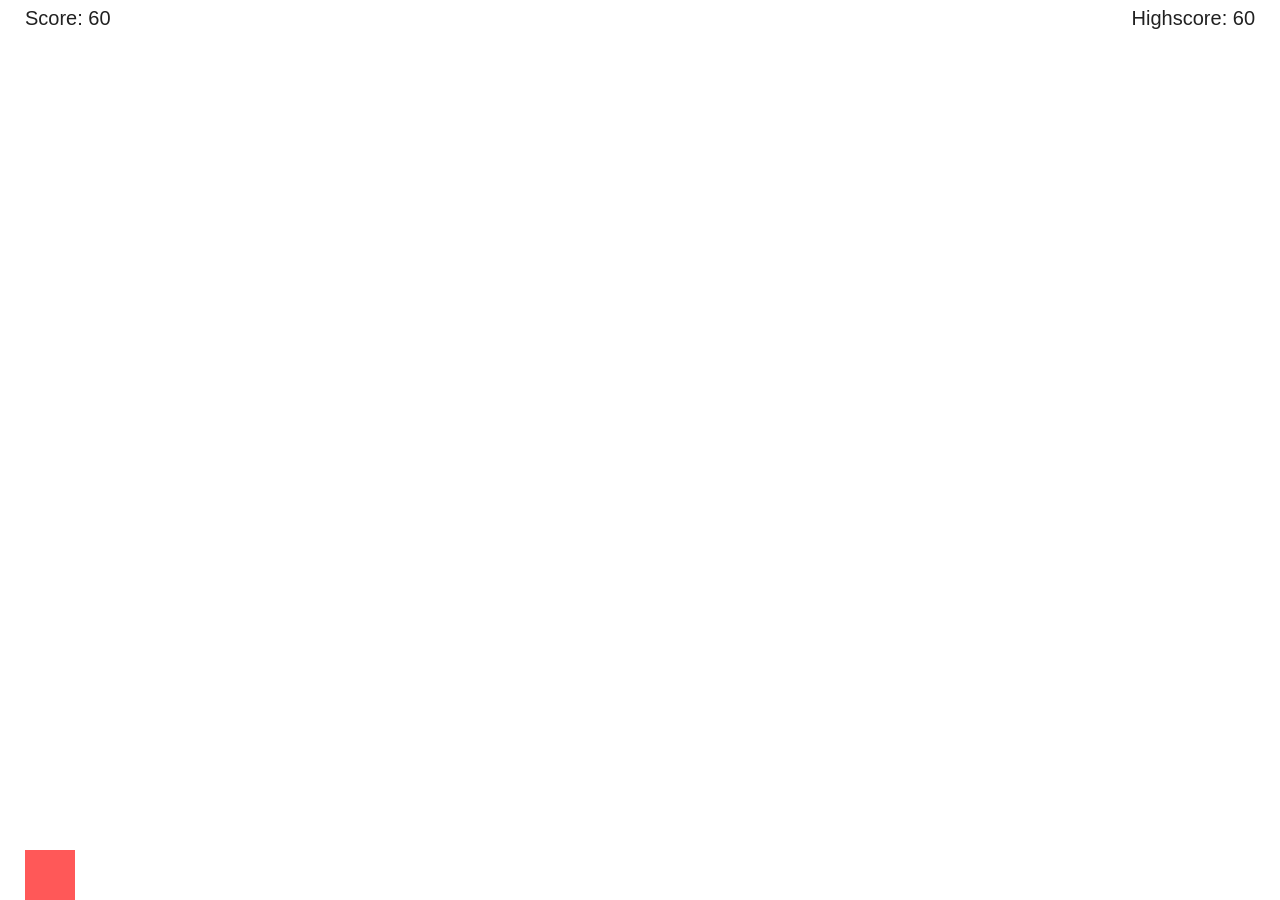
<file: chrome-dino-replica-master/index.html>
<!DOCTYPE html>
<html lang="en">
<head>
  <meta charset="UTF-8">
  <meta name="viewport" content="width=device-width, initial-scale=1.0">
  <title>Chrome Dino Replica</title>
  <style>
    * {
      margin: 0;
      padding: 0;
      box-sizing: border-box;
    }
    canvas {
      display: block;
    }
  </style>
</head>
<body>
  <canvas id="game" width="640" height="400"></canvas>
  <script src="main.js"></script>
</body>
</html>
</file>
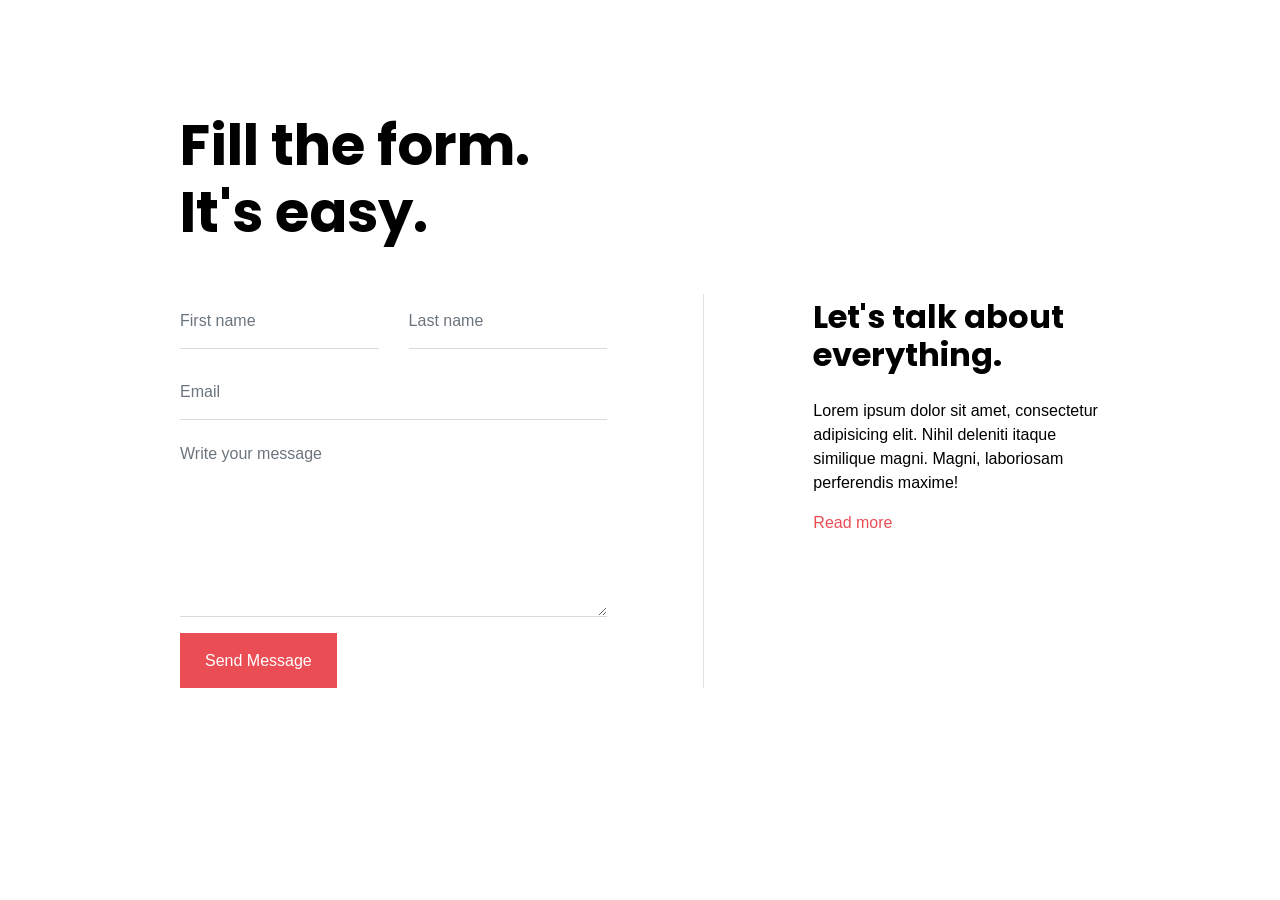
<file: form/index.html>
<!doctype html>
<html lang="en">
  <head>
    <!-- Required meta tags -->
    <meta charset="utf-8">
    <meta name="viewport" content="width=device-width, initial-scale=1, shrink-to-fit=no">
    <link href="https://fonts.googleapis.com/css?family=Poppins:300,400,500,700,900&display=swap" rel="stylesheet">

    <link rel="stylesheet" href="fonts/icomoon/style.css">

    <link rel="stylesheet" href="css/owl.carousel.min.css">

    <!-- Bootstrap CSS -->
    <link rel="stylesheet" href="css/bootstrap.min.css">
    
    <!-- Style -->
    <link rel="stylesheet" href="css/style.css">

    <title>
      <Vinay /> Contact us
  </title>
  <link rel="icon" type="image/x-icon" href="../img/logo-1.png">
  </head>
  <body>
  

  <div class="content">
    
    <div class="container">

      
      <div class="row justify-content-center">
        <div class="col-md-10">
          
          <div class="row align-items-center">
            <div class="col-lg-7 mb-5 mb-lg-0">

              <h2 class="mb-5">Fill the form. <br> It's easy.</h2>

              <form class="border-right pr-5 mb-5" method="post" id="contactForm" name="contactForm">
                <div class="row">
                  <div class="col-md-6 form-group">
                    <input type="text" class="form-control" name="fname" id="fname" placeholder="First name">
                  </div>
                  <div class="col-md-6 form-group">
                    <input type="text" class="form-control" name="lname" id="lname" placeholder="Last name">
                  </div>
                </div>
                <div class="row">
                  <div class="col-md-12 form-group">
                    <input type="text" class="form-control" name="email" id="email" placeholder="Email">
                  </div>
                </div>

                <div class="row">
                  <div class="col-md-12 form-group">
                    <textarea class="form-control" name="message" id="message" cols="30" rows="7" placeholder="Write your message"></textarea>
                  </div>
                </div>
                <div class="row">
                  <div class="col-md-12">
                    <input type="submit" value="Send Message" class="btn btn-primary rounded-0 py-2 px-4">
                    <span class="submitting"></span>
                  </div>
                </div>
              </form>

              <div id="form-message-warning mt-4"></div> 
              <div id="form-message-success">
                Your message was sent, thank you!
              </div>

            </div>
            <div class="col-lg-4 ml-auto">
              <h3 class="mb-4">Let's talk about everything.</h3>
              <p>Lorem ipsum dolor sit amet, consectetur adipisicing elit. Nihil deleniti itaque similique magni. Magni, laboriosam perferendis maxime!</p>
              <p><a href="#">Read more</a></p>
            </div>
          </div>
        </div>  
        </div>
      </div>
  </div>
    
    

    <script src="js/jquery-3.3.1.min.js"></script>
    <script src="js/popper.min.js"></script>
    <script src="js/bootstrap.min.js"></script>
    <script src="js/jquery.validate.min.js"></script>
    <script src="js/main.js"></script>
  </body>
</html>
</file>
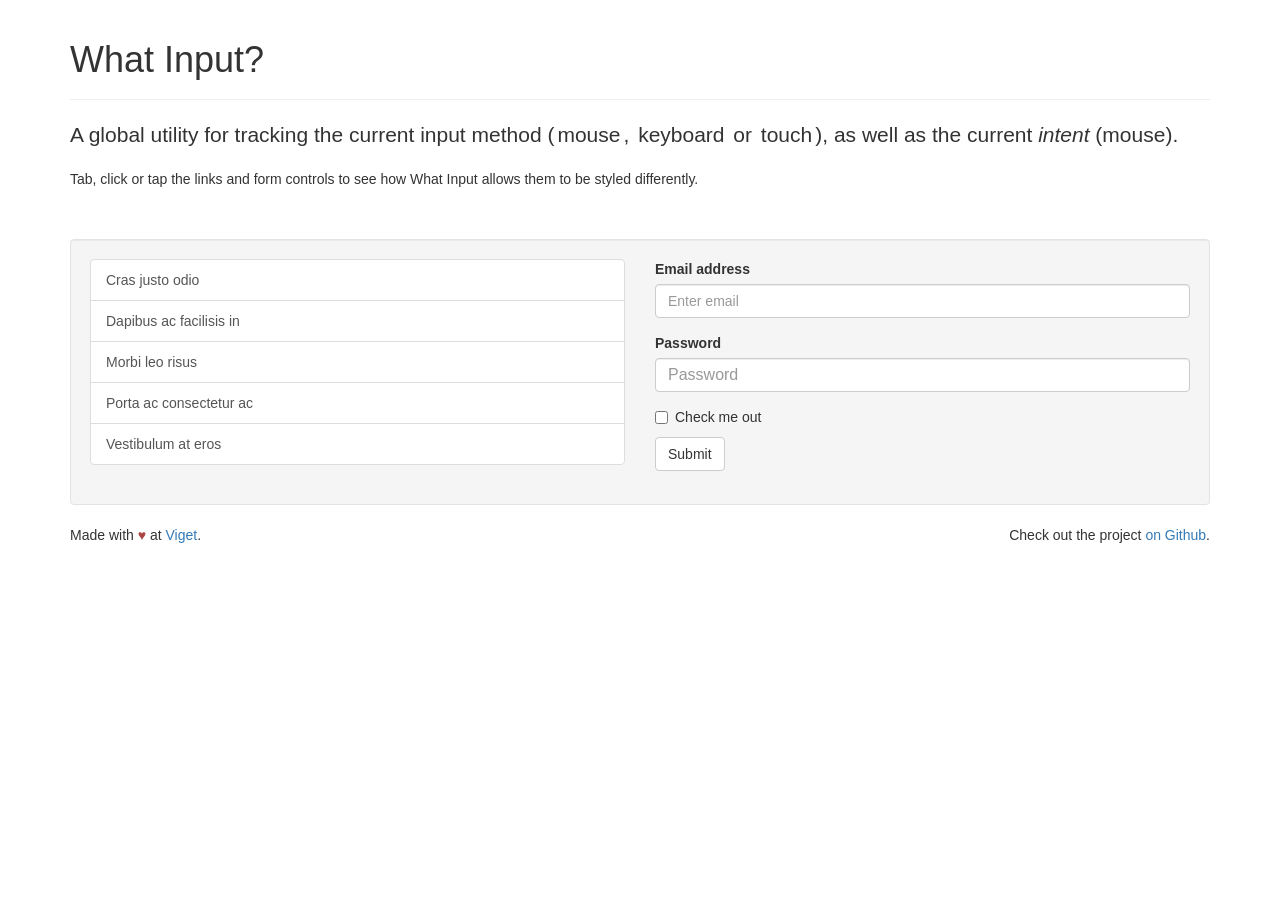
<file: templeate/bower_components/what-input/docs/index.html>
<!DOCTYPE html>
<html lang="en">
  <head>

    <meta charset="utf-8">
    <meta name="viewport" content="width=device-width, initial-scale=1">

    <title>What Input?</title>

    <link
      href="https://maxcdn.bootstrapcdn.com/bootstrap/3.3.7/css/bootstrap.min.css"
      rel="stylesheet">

    <style>
      .test-row {
        margin-top: 50px;
      }

      input[type="text"],
      input[type="password"] {
        font-size: 16px;
      }

      /* indicator */
      .input-display {
        border-radius: 3px;
        display: inline-block;
        padding: 0 3px;
        -webkit-transition: all 200ms;
        transition: all 200ms;
      }

      [data-whatinput="mouse"] .input-display.-mouse,
      [data-whatintent="mouse"] .input-intent.-mouse {
        background-color: #d9edf7;
        color: #31708f;
      }

      [data-whatinput="keyboard"] .-keyboard {
        background-color: #dff0d8;
        color: #3c763d;
      }

      [data-whatinput="touch"] .-touch {
        background-color: #fcf8e3;
        color: #8a6d3b;
      }

      /* links */
      a:focus {
        position: relative;
        z-index: 1;
      }

      [data-whatinput="keyboard"]  a:focus {
        box-shadow: 0 0 8px 2px rgba(60, 118, 61, 0.6);
        outline: 2px solid #3c763d;
      }

      /* form controls */
      [data-whatinput="mouse"] .form-control:focus {
        border-color: #31708f;
        outline: 0;
        box-shadow:
          inset 0 1px 1px rgba(0, 0, 0, .075),
          0 0 8px rgba(49, 112, 143, 0.6);
      }

      [data-whatinput="keyboard"] .form-control:focus {
        border-color: #3c763d;
        outline: 0;
        box-shadow:
          inset 0 1px 1px rgba(0, 0, 0, .075),
          0 0 8px rgba(60, 118, 61, 0.6);
      }

      [data-whatinput="touch"] .form-control:focus {
        border-color: #8a6d3b;
        outline: 0;
        box-shadow:
          inset 0 1px 1px rgba(0, 0, 0, .075),
          0 0 8px rgba(138, 109, 59, 0.6);
      }
    </style>

    <!--[if lte IE 8]>
      <script src="scripts/lte-IE8.js"></script>
    <![endif]-->

  </head>
  <body>

    <div class="container">
      <div class="page-header">
        <h1>What Input?</h1>
      </div>

      <p class="lead">A global utility for tracking the current input method (<span class="input-display -mouse">mouse</span>, <span class="input-display -keyboard">keyboard</span> or <span class="input-display -touch">touch</span>), as well as the current <em>intent</em> (<span class="input-intent -mouse">mouse</span>).</p>

      <p>Tab, click or tap the links and form controls to see how What Input allows them to be styled differently.</p>

      <div class="well test-row">
        <div class="row">

          <div class="col-md-6">
            <div class="list-group">
              <a class="list-group-item" href="#">Cras justo odio</a>
              <a class="list-group-item" href="#">Dapibus ac facilisis in</a>
              <a class="list-group-item" href="#">Morbi leo risus</a>
              <a class="list-group-item" href="#">Porta ac consectetur ac</a>
              <a class="list-group-item" href="#">Vestibulum at eros</a>
            </div>
          </div>

          <div class="col-md-6">
            <form>
              <div class="form-group">
                <label for="exampleInputEmail1">Email address</label>
                <input type="email" class="form-control" id="exampleInputEmail1" placeholder="Enter email">
              </div>
              <div class="form-group">
                <label for="exampleInputPassword1">Password</label>
                <input type="password" class="form-control" id="exampleInputPassword1" placeholder="Password">
              </div>
              <div class="checkbox">
                <label>
                  <input type="checkbox"> Check me out
                </label>
              </div>
              <button type="submit" class="btn btn-default">Submit</button>
            </form>
          </div>

        </div>
      </div>

      <footer>
        <p class="pull-right">
          Check out the project <a href="https://github.com/ten1seven/what-input">on Github</a>.
        </p>

        <p>
          Made with <span class="text-danger">&hearts;</span> at <a href="http://viget.com/">Viget</a>.
        </p>
      </footer>

    </div>

    <script src="scripts/what-input.js"></script>

    <script>
      var links = document.querySelectorAll('a');

      for (var i = 0, len = links.length; i < len; i++) {
        links[i].addEventListener('click', function(event) {
          console.log( '[script test] ' + whatInput.ask() );

          event.preventDefault();
        });
      }

      var myInputFunction = function(type) {
        console.log('input: ' + type)
      };

      var myIntentFunction = function(type) {
        console.log('intent: ' + type)
      };

      whatInput.onChange(myIntentFunction, 'intent');
      whatInput.onChange(myInputFunction, 'input');
    </script>

  </body>
</html>
</file>
<file: form/fonts/icomoon/style.css>
@font-face {
  font-family: 'icomoon';
  src:  url('fonts/icomoon.eot?10si43');
  src:  url('fonts/icomoon.eot?10si43#iefix') format('embedded-opentype'),
    url('fonts/icomoon.ttf?10si43') format('truetype'),
    url('fonts/icomoon.woff?10si43') format('woff'),
    url('fonts/icomoon.svg?10si43#icomoon') format('svg');
  font-weight: normal;
  font-style: normal;
}

[class^="icon-"], [class*=" icon-"] {
  /* use !important to prevent issues with browser extensions that change fonts */
  font-family: 'icomoon' !important;
  speak: none;
  font-style: normal;
  font-weight: normal;
  font-variant: normal;
  text-transform: none;
  line-height: 1;

  /* Better Font Rendering =========== */
  -webkit-font-smoothing: antialiased;
  -moz-osx-font-smoothing: grayscale;
}

.icon-asterisk:before {
  content: "\f069";
}
.icon-plus:before {
  content: "\f067";
}
.icon-question:before {
  content: "\f128";
}
.icon-minus:before {
  content: "\f068";
}
.icon-glass:before {
  content: "\f000";
}
.icon-music:before {
  content: "\f001";
}
.icon-search:before {
  content: "\f002";
}
.icon-envelope-o:before {
  content: "\f003";
}
.icon-heart:before {
  content: "\f004";
}
.icon-star:before {
  content: "\f005";
}
.icon-star-o:before {
  content: "\f006";
}
.icon-user:before {
  content: "\f007";
}
.icon-film:before {
  content: "\f008";
}
.icon-th-large:before {
  content: "\f009";
}
.icon-th:before {
  content: "\f00a";
}
.icon-th-list:before {
  content: "\f00b";
}
.icon-check:before {
  content: "\f00c";
}
.icon-close:before {
  content: "\f00d";
}
.icon-remove:before {
  content: "\f00d";
}
.icon-times:before {
  content: "\f00d";
}
.icon-search-plus:before {
  content: "\f00e";
}
.icon-search-minus:before {
  content: "\f010";
}
.icon-power-off:before {
  content: "\f011";
}
.icon-signal:before {
  content: "\f012";
}
.icon-cog:before {
  content: "\f013";
}
.icon-gear:before {
  content: "\f013";
}
.icon-trash-o:before {
  content: "\f014";
}
.icon-home:before {
  content: "\f015";
}
.icon-file-o:before {
  content: "\f016";
}
.icon-clock-o:before {
  content: "\f017";
}
.icon-road:before {
  content: "\f018";
}
.icon-download:before {
  content: "\f019";
}
.icon-arrow-circle-o-down:before {
  content: "\f01a";
}
.icon-arrow-circle-o-up:before {
  content: "\f01b";
}
.icon-inbox:before {
  content: "\f01c";
}
.icon-play-circle-o:before {
  content: "\f01d";
}
.icon-repeat:before {
  content: "\f01e";
}
.icon-rotate-right:before {
  content: "\f01e";
}
.icon-refresh:before {
  content: "\f021";
}
.icon-list-alt:before {
  content: "\f022";
}
.icon-lock:before {
  content: "\f023";
}
.icon-flag:before {
  content: "\f024";
}
.icon-headphones:before {
  content: "\f025";
}
.icon-volume-off:before {
  content: "\f026";
}
.icon-volume-down:before {
  content: "\f027";
}
.icon-volume-up:before {
  content: "\f028";
}
.icon-qrcode:before {
  content: "\f029";
}
.icon-barcode:before {
  content: "\f02a";
}
.icon-tag:before {
  content: "\f02b";
}
.icon-tags:before {
  content: "\f02c";
}
.icon-book:before {
  content: "\f02d";
}
.icon-bookmark:before {
  content: "\f02e";
}
.icon-print:before {
  content: "\f02f";
}
.icon-camera:before {
  content: "\f030";
}
.icon-font:before {
  content: "\f031";
}
.icon-bold:before {
  content: "\f032";
}
.icon-italic:before {
  content: "\f033";
}
.icon-text-height:before {
  content: "\f034";
}
.icon-text-width:before {
  content: "\f035";
}
.icon-align-left:before {
  content: "\f036";
}
.icon-align-center:before {
  content: "\f037";
}
.icon-align-right:before {
  content: "\f038";
}
.icon-align-justify:before {
  content: "\f039";
}
.icon-list:before {
  content: "\f03a";
}
.icon-dedent:before {
  content: "\f03b";
}
.icon-outdent:before {
  content: "\f03b";
}
.icon-indent:before {
  content: "\f03c";
}
.icon-video-camera:before {
  content: "\f03d";
}
.icon-image:before {
  content: "\f03e";
}
.icon-photo:before {
  content: "\f03e";
}
.icon-picture-o:before {
  content: "\f03e";
}
.icon-pencil:before {
  content: "\f040";
}
.icon-map-marker:before {
  content: "\f041";
}
.icon-adjust:before {
  content: "\f042";
}
.icon-tint:before {
  content: "\f043";
}
.icon-edit:before {
  content: "\f044";
}
.icon-pencil-square-o:before {
  content: "\f044";
}
.icon-share-square-o:before {
  content: "\f045";
}
.icon-check-square-o:before {
  content: "\f046";
}
.icon-arrows:before {
  content: "\f047";
}
.icon-step-backward:before {
  content: "\f048";
}
.icon-fast-backward:before {
  content: "\f049";
}
.icon-backward:before {
  content: "\f04a";
}
.icon-play:before {
  content: "\f04b";
}
.icon-pause:before {
  content: "\f04c";
}
.icon-stop:before {
  content: "\f04d";
}
.icon-forward:before {
  content: "\f04e";
}
.icon-fast-forward:before {
  content: "\f050";
}
.icon-step-forward:before {
  content: "\f051";
}
.icon-eject:before {
  content: "\f052";
}
.icon-chevron-left:before {
  content: "\f053";
}
.icon-chevron-right:before {
  content: "\f054";
}
.icon-plus-circle:before {
  content: "\f055";
}
.icon-minus-circle:before {
  content: "\f056";
}
.icon-times-circle:before {
  content: "\f057";
}
.icon-check-circle:before {
  content: "\f058";
}
.icon-question-circle:before {
  content: "\f059";
}
.icon-info-circle:before {
  content: "\f05a";
}
.icon-crosshairs:before {
  content: "\f05b";
}
.icon-times-circle-o:before {
  content: "\f05c";
}
.icon-check-circle-o:before {
  content: "\f05d";
}
.icon-ban:before {
  content: "\f05e";
}
.icon-arrow-left:before {
  content: "\f060";
}
.icon-arrow-right:before {
  content: "\f061";
}
.icon-arrow-up:before {
  content: "\f062";
}
.icon-arrow-down:before {
  content: "\f063";
}
.icon-mail-forward:before {
  content: "\f064";
}
.icon-share:before {
  content: "\f064";
}
.icon-expand:before {
  content: "\f065";
}
.icon-compress:before {
  content: "\f066";
}
.icon-exclamation-circle:before {
  content: "\f06a";
}
.icon-gift:before {
  content: "\f06b";
}
.icon-leaf:before {
  content: "\f06c";
}
.icon-fire:before {
  content: "\f06d";
}
.icon-eye:before {
  content: "\f06e";
}
.icon-eye-slash:before {
  content: "\f070";
}
.icon-exclamation-triangle:before {
  content: "\f071";
}
.icon-warning:before {
  content: "\f071";
}
.icon-plane:before {
  content: "\f072";
}
.icon-calendar:before {
  content: "\f073";
}
.icon-random:before {
  content: "\f074";
}
.icon-comment:before {
  content: "\f075";
}
.icon-magnet:before {
  content: "\f076";
}
.icon-chevron-up:before {
  content: "\f077";
}
.icon-chevron-down:before {
  content: "\f078";
}
.icon-retweet:before {
  content: "\f079";
}
.icon-shopping-cart:before {
  content: "\f07a";
}
.icon-folder:before {
  content: "\f07b";
}
.icon-folder-open:before {
  content: "\f07c";
}
.icon-arrows-v:before {
  content: "\f07d";
}
.icon-arrows-h:before {
  content: "\f07e";
}
.icon-bar-chart:before {
  content: "\f080";
}
.icon-bar-chart-o:before {
  content: "\f080";
}
.icon-twitter-square:before {
  content: "\f081";
}
.icon-facebook-square:before {
  content: "\f082";
}
.icon-camera-retro:before {
  content: "\f083";
}
.icon-key:before {
  content: "\f084";
}
.icon-cogs:before {
  content: "\f085";
}
.icon-gears:before {
  content: "\f085";
}
.icon-comments:before {
  content: "\f086";
}
.icon-thumbs-o-up:before {
  content: "\f087";
}
.icon-thumbs-o-down:before {
  content: "\f088";
}
.icon-star-half:before {
  content: "\f089";
}
.icon-heart-o:before {
  content: "\f08a";
}
.icon-sign-out:before {
  content: "\f08b";
}
.icon-linkedin-square:before {
  content: "\f08c";
}
.icon-thumb-tack:before {
  content: "\f08d";
}
.icon-external-link:before {
  content: "\f08e";
}
.icon-sign-in:before {
  content: "\f090";
}
.icon-trophy:before {
  content: "\f091";
}
.icon-github-square:before {
  content: "\f092";
}
.icon-upload:before {
  content: "\f093";
}
.icon-lemon-o:before {
  content: "\f094";
}
.icon-phone:before {
  content: "\f095";
}
.icon-square-o:before {
  content: "\f096";
}
.icon-bookmark-o:before {
  content: "\f097";
}
.icon-phone-square:before {
  content: "\f098";
}
.icon-twitter:before {
  content: "\f099";
}
.icon-facebook:before {
  content: "\f09a";
}
.icon-facebook-f:before {
  content: "\f09a";
}
.icon-github:before {
  content: "\f09b";
}
.icon-unlock:before {
  content: "\f09c";
}
.icon-credit-card:before {
  content: "\f09d";
}
.icon-feed:before {
  content: "\f09e";
}
.icon-rss:before {
  content: "\f09e";
}
.icon-hdd-o:before {
  content: "\f0a0";
}
.icon-bullhorn:before {
  content: "\f0a1";
}
.icon-bell-o:before {
  content: "\f0a2";
}
.icon-certificate:before {
  content: "\f0a3";
}
.icon-hand-o-right:before {
  content: "\f0a4";
}
.icon-hand-o-left:before {
  content: "\f0a5";
}
.icon-hand-o-up:before {
  content: "\f0a6";
}
.icon-hand-o-down:before {
  content: "\f0a7";
}
.icon-arrow-circle-left:before {
  content: "\f0a8";
}
.icon-arrow-circle-right:before {
  content: "\f0a9";
}
.icon-arrow-circle-up:before {
  content: "\f0aa";
}
.icon-arrow-circle-down:before {
  content: "\f0ab";
}
.icon-globe:before {
  content: "\f0ac";
}
.icon-wrench:before {
  content: "\f0ad";
}
.icon-tasks:before {
  content: "\f0ae";
}
.icon-filter:before {
  content: "\f0b0";
}
.icon-briefcase:before {
  content: "\f0b1";
}
.icon-arrows-alt:before {
  content: "\f0b2";
}
.icon-group:before {
  content: "\f0c0";
}
.icon-users:before {
  content: "\f0c0";
}
.icon-chain:before {
  content: "\f0c1";
}
.icon-link:before {
  content: "\f0c1";
}
.icon-cloud:before {
  content: "\f0c2";
}
.icon-flask:before {
  content: "\f0c3";
}
.icon-cut:before {
  content: "\f0c4";
}
.icon-scissors:before {
  content: "\f0c4";
}
.icon-copy:before {
  content: "\f0c5";
}
.icon-files-o:before {
  content: "\f0c5";
}
.icon-paperclip:before {
  content: "\f0c6";
}
.icon-floppy-o:before {
  content: "\f0c7";
}
.icon-save:before {
  content: "\f0c7";
}
.icon-square:before {
  content: "\f0c8";
}
.icon-bars:before {
  content: "\f0c9";
}
.icon-navicon:before {
  content: "\f0c9";
}
.icon-reorder:before {
  content: "\f0c9";
}
.icon-list-ul:before {
  content: "\f0ca";
}
.icon-list-ol:before {
  content: "\f0cb";
}
.icon-strikethrough:before {
  content: "\f0cc";
}
.icon-underline:before {
  content: "\f0cd";
}
.icon-table:before {
  content: "\f0ce";
}
.icon-magic:before {
  content: "\f0d0";
}
.icon-truck:before {
  content: "\f0d1";
}
.icon-pinterest:before {
  content: "\f0d2";
}
.icon-pinterest-square:before {
  content: "\f0d3";
}
.icon-google-plus-square:before {
  content: "\f0d4";
}
.icon-google-plus:before {
  content: "\f0d5";
}
.icon-money:before {
  content: "\f0d6";
}
.icon-caret-down:before {
  content: "\f0d7";
}
.icon-caret-up:before {
  content: "\f0d8";
}
.icon-caret-left:before {
  content: "\f0d9";
}
.icon-caret-right:before {
  content: "\f0da";
}
.icon-columns:before {
  content: "\f0db";
}
.icon-sort:before {
  content: "\f0dc";
}
.icon-unsorted:before {
  content: "\f0dc";
}
.icon-sort-desc:before {
  content: "\f0dd";
}
.icon-sort-down:before {
  content: "\f0dd";
}
.icon-sort-asc:before {
  content: "\f0de";
}
.icon-sort-up:before {
  content: "\f0de";
}
.icon-envelope:before {
  content: "\f0e0";
}
.icon-linkedin:before {
  content: "\f0e1";
}
.icon-rotate-left:before {
  content: "\f0e2";
}
.icon-undo:before {
  content: "\f0e2";
}
.icon-gavel:before {
  content: "\f0e3";
}
.icon-legal:before {
  content: "\f0e3";
}
.icon-dashboard:before {
  content: "\f0e4";
}
.icon-tachometer:before {
  content: "\f0e4";
}
.icon-comment-o:before {
  content: "\f0e5";
}
.icon-comments-o:before {
  content: "\f0e6";
}
.icon-bolt:before {
  content: "\f0e7";
}
.icon-flash:before {
  content: "\f0e7";
}
.icon-sitemap:before {
  content: "\f0e8";
}
.icon-umbrella:before {
  content: "\f0e9";
}
.icon-clipboard:before {
  content: "\f0ea";
}
.icon-paste:before {
  content: "\f0ea";
}
.icon-lightbulb-o:before {
  content: "\f0eb";
}
.icon-exchange:before {
  content: "\f0ec";
}
.icon-cloud-download:before {
  content: "\f0ed";
}
.icon-cloud-upload:before {
  content: "\f0ee";
}
.icon-user-md:before {
  content: "\f0f0";
}
.icon-stethoscope:before {
  content: "\f0f1";
}
.icon-suitcase:before {
  content: "\f0f2";
}
.icon-bell:before {
  content: "\f0f3";
}
.icon-coffee:before {
  content: "\f0f4";
}
.icon-cutlery:before {
  content: "\f0f5";
}
.icon-file-text-o:before {
  content: "\f0f6";
}
.icon-building-o:before {
  content: "\f0f7";
}
.icon-hospital-o:before {
  content: "\f0f8";
}
.icon-ambulance:before {
  content: "\f0f9";
}
.icon-medkit:before {
  content: "\f0fa";
}
.icon-fighter-jet:before {
  content: "\f0fb";
}
.icon-beer:before {
  content: "\f0fc";
}
.icon-h-square:before {
  content: "\f0fd";
}
.icon-plus-square:before {
  content: "\f0fe";
}
.icon-angle-double-left:before {
  content: "\f100";
}
.icon-angle-double-right:before {
  content: "\f101";
}
.icon-angle-double-up:before {
  content: "\f102";
}
.icon-angle-double-down:before {
  content: "\f103";
}
.icon-angle-left:before {
  content: "\f104";
}
.icon-angle-right:before {
  content: "\f105";
}
.icon-angle-up:before {
  content: "\f106";
}
.icon-angle-down:before {
  content: "\f107";
}
.icon-desktop:before {
  content: "\f108";
}
.icon-laptop:before {
  content: "\f109";
}
.icon-tablet:before {
  content: "\f10a";
}
.icon-mobile:before {
  content: "\f10b";
}
.icon-mobile-phone:before {
  content: "\f10b";
}
.icon-circle-o:before {
  content: "\f10c";
}
.icon-quote-left:before {
  content: "\f10d";
}
.icon-quote-right:before {
  content: "\f10e";
}
.icon-spinner:before {
  content: "\f110";
}
.icon-circle:before {
  content: "\f111";
}
.icon-mail-reply:before {
  content: "\f112";
}
.icon-reply:before {
  content: "\f112";
}
.icon-github-alt:before {
  content: "\f113";
}
.icon-folder-o:before {
  content: "\f114";
}
.icon-folder-open-o:before {
  content: "\f115";
}
.icon-smile-o:before {
  content: "\f118";
}
.icon-frown-o:before {
  content: "\f119";
}
.icon-meh-o:before {
  content: "\f11a";
}
.icon-gamepad:before {
  content: "\f11b";
}
.icon-keyboard-o:before {
  content: "\f11c";
}
.icon-flag-o:before {
  content: "\f11d";
}
.icon-flag-checkered:before {
  content: "\f11e";
}
.icon-terminal:before {
  content: "\f120";
}
.icon-code:before {
  content: "\f121";
}
.icon-mail-reply-all:before {
  content: "\f122";
}
.icon-reply-all:before {
  content: "\f122";
}
.icon-star-half-empty:before {
  content: "\f123";
}
.icon-star-half-full:before {
  content: "\f123";
}
.icon-star-half-o:before {
  content: "\f123";
}
.icon-location-arrow:before {
  content: "\f124";
}
.icon-crop:before {
  content: "\f125";
}
.icon-code-fork:before {
  content: "\f126";
}
.icon-chain-broken:before {
  content: "\f127";
}
.icon-unlink:before {
  content: "\f127";
}
.icon-info:before {
  content: "\f129";
}
.icon-exclamation:before {
  content: "\f12a";
}
.icon-superscript:before {
  content: "\f12b";
}
.icon-subscript:before {
  content: "\f12c";
}
.icon-eraser:before {
  content: "\f12d";
}
.icon-puzzle-piece:before {
  content: "\f12e";
}
.icon-microphone:before {
  content: "\f130";
}
.icon-microphone-slash:before {
  content: "\f131";
}
.icon-shield:before {
  content: "\f132";
}
.icon-calendar-o:before {
  content: "\f133";
}
.icon-fire-extinguisher:before {
  content: "\f134";
}
.icon-rocket:before {
  content: "\f135";
}
.icon-maxcdn:before {
  content: "\f136";
}
.icon-chevron-circle-left:before {
  content: "\f137";
}
.icon-chevron-circle-right:before {
  content: "\f138";
}
.icon-chevron-circle-up:before {
  content: "\f139";
}
.icon-chevron-circle-down:before {
  content: "\f13a";
}
.icon-html5:before {
  content: "\f13b";
}
.icon-css3:before {
  content: "\f13c";
}
.icon-anchor:before {
  content: "\f13d";
}
.icon-unlock-alt:before {
  content: "\f13e";
}
.icon-bullseye:before {
  content: "\f140";
}
.icon-ellipsis-h:before {
  content: "\f141";
}
.icon-ellipsis-v:before {
  content: "\f142";
}
.icon-rss-square:before {
  content: "\f143";
}
.icon-play-circle:before {
  content: "\f144";
}
.icon-ticket:before {
  content: "\f145";
}
.icon-minus-square:before {
  content: "\f146";
}
.icon-minus-square-o:before {
  content: "\f147";
}
.icon-level-up:before {
  content: "\f148";
}
.icon-level-down:before {
  content: "\f149";
}
.icon-check-square:before {
  content: "\f14a";
}
.icon-pencil-square:before {
  content: "\f14b";
}
.icon-external-link-square:before {
  content: "\f14c";
}
.icon-share-square:before {
  content: "\f14d";
}
.icon-compass:before {
  content: "\f14e";
}
.icon-caret-square-o-down:before {
  content: "\f150";
}
.icon-toggle-down:before {
  content: "\f150";
}
.icon-caret-square-o-up:before {
  content: "\f151";
}
.icon-toggle-up:before {
  content: "\f151";
}
.icon-caret-square-o-right:before {
  content: "\f152";
}
.icon-toggle-right:before {
  content: "\f152";
}
.icon-eur:before {
  content: "\f153";
}
.icon-euro:before {
  content: "\f153";
}
.icon-gbp:before {
  content: "\f154";
}
.icon-dollar:before {
  content: "\f155";
}
.icon-usd:before {
  content: "\f155";
}
.icon-inr:before {
  content: "\f156";
}
.icon-rupee:before {
  content: "\f156";
}
.icon-cny:before {
  content: "\f157";
}
.icon-jpy:before {
  content: "\f157";
}
.icon-rmb:before {
  content: "\f157";
}
.icon-yen:before {
  content: "\f157";
}
.icon-rouble:before {
  content: "\f158";
}
.icon-rub:before {
  content: "\f158";
}
.icon-ruble:before {
  content: "\f158";
}
.icon-krw:before {
  content: "\f159";
}
.icon-won:before {
  content: "\f159";
}
.icon-bitcoin:before {
  content: "\f15a";
}
.icon-btc:before {
  content: "\f15a";
}
.icon-file:before {
  content: "\f15b";
}
.icon-file-text:before {
  content: "\f15c";
}
.icon-sort-alpha-asc:before {
  content: "\f15d";
}
.icon-sort-alpha-desc:before {
  content: "\f15e";
}
.icon-sort-amount-asc:before {
  content: "\f160";
}
.icon-sort-amount-desc:before {
  content: "\f161";
}
.icon-sort-numeric-asc:before {
  content: "\f162";
}
.icon-sort-numeric-desc:before {
  content: "\f163";
}
.icon-thumbs-up:before {
  content: "\f164";
}
.icon-thumbs-down:before {
  content: "\f165";
}
.icon-youtube-square:before {
  content: "\f166";
}
.icon-youtube:before {
  content: "\f167";
}
.icon-xing:before {
  content: "\f168";
}
.icon-xing-square:before {
  content: "\f169";
}
.icon-youtube-play:before {
  content: "\f16a";
}
.icon-dropbox:before {
  content: "\f16b";
}
.icon-stack-overflow:before {
  content: "\f16c";
}
.icon-instagram:before {
  content: "\f16d";
}
.icon-flickr:before {
  content: "\f16e";
}
.icon-adn:before {
  content: "\f170";
}
.icon-bitbucket:before {
  content: "\f171";
}
.icon-bitbucket-square:before {
  content: "\f172";
}
.icon-tumblr:before {
  content: "\f173";
}
.icon-tumblr-square:before {
  content: "\f174";
}
.icon-long-arrow-down:before {
  content: "\f175";
}
.icon-long-arrow-up:before {
  content: "\f176";
}
.icon-long-arrow-left:before {
  content: "\f177";
}
.icon-long-arrow-right:before {
  content: "\f178";
}
.icon-apple:before {
  content: "\f179";
}
.icon-windows:before {
  content: "\f17a";
}
.icon-android:before {
  content: "\f17b";
}
.icon-linux:before {
  content: "\f17c";
}
.icon-dribbble:before {
  content: "\f17d";
}
.icon-skype:before {
  content: "\f17e";
}
.icon-foursquare:before {
  content: "\f180";
}
.icon-trello:before {
  content: "\f181";
}
.icon-female:before {
  content: "\f182";
}
.icon-male:before {
  content: "\f183";
}
.icon-gittip:before {
  content: "\f184";
}
.icon-gratipay:before {
  content: "\f184";
}
.icon-sun-o:before {
  content: "\f185";
}
.icon-moon-o:before {
  content: "\f186";
}
.icon-archive:before {
  content: "\f187";
}
.icon-bug:before {
  content: "\f188";
}
.icon-vk:before {
  content: "\f189";
}
.icon-weibo:before {
  content: "\f18a";
}
.icon-renren:before {
  content: "\f18b";
}
.icon-pagelines:before {
  content: "\f18c";
}
.icon-stack-exchange:before {
  content: "\f18d";
}
.icon-arrow-circle-o-right:before {
  content: "\f18e";
}
.icon-arrow-circle-o-left:before {
  content: "\f190";
}
.icon-caret-square-o-left:before {
  content: "\f191";
}
.icon-toggle-left:before {
  content: "\f191";
}
.icon-dot-circle-o:before {
  content: "\f192";
}
.icon-wheelchair:before {
  content: "\f193";
}
.icon-vimeo-square:before {
  content: "\f194";
}
.icon-try:before {
  content: "\f195";
}
.icon-turkish-lira:before {
  content: "\f195";
}
.icon-plus-square-o:before {
  content: "\f196";
}
.icon-space-shuttle:before {
  content: "\f197";
}
.icon-slack:before {
  content: "\f198";
}
.icon-envelope-square:before {
  content: "\f199";
}
.icon-wordpress:before {
  content: "\f19a";
}
.icon-openid:before {
  content: "\f19b";
}
.icon-bank:before {
  content: "\f19c";
}
.icon-institution:before {
  content: "\f19c";
}
.icon-university:before {
  content: "\f19c";
}
.icon-graduation-cap:before {
  content: "\f19d";
}
.icon-mortar-board:before {
  content: "\f19d";
}
.icon-yahoo:before {
  content: "\f19e";
}
.icon-google:before {
  content: "\f1a0";
}
.icon-reddit:before {
  content: "\f1a1";
}
.icon-reddit-square:before {
  content: "\f1a2";
}
.icon-stumbleupon-circle:before {
  content: "\f1a3";
}
.icon-stumbleupon:before {
  content: "\f1a4";
}
.icon-delicious:before {
  content: "\f1a5";
}
.icon-digg:before {
  content: "\f1a6";
}
.icon-pied-piper-pp:before {
  content: "\f1a7";
}
.icon-pied-piper-alt:before {
  content: "\f1a8";
}
.icon-drupal:before {
  content: "\f1a9";
}
.icon-joomla:before {
  content: "\f1aa";
}
.icon-language:before {
  content: "\f1ab";
}
.icon-fax:before {
  content: "\f1ac";
}
.icon-building:before {
  content: "\f1ad";
}
.icon-child:before {
  content: "\f1ae";
}
.icon-paw:before {
  content: "\f1b0";
}
.icon-spoon:before {
  content: "\f1b1";
}
.icon-cube:before {
  content: "\f1b2";
}
.icon-cubes:before {
  content: "\f1b3";
}
.icon-behance:before {
  content: "\f1b4";
}
.icon-behance-square:before {
  content: "\f1b5";
}
.icon-steam:before {
  content: "\f1b6";
}
.icon-steam-square:before {
  content: "\f1b7";
}
.icon-recycle:before {
  content: "\f1b8";
}
.icon-automobile:before {
  content: "\f1b9";
}
.icon-car:before {
  content: "\f1b9";
}
.icon-cab:before {
  content: "\f1ba";
}
.icon-taxi:before {
  content: "\f1ba";
}
.icon-tree:before {
  content: "\f1bb";
}
.icon-spotify:before {
  content: "\f1bc";
}
.icon-deviantart:before {
  content: "\f1bd";
}
.icon-soundcloud:before {
  content: "\f1be";
}
.icon-database:before {
  content: "\f1c0";
}
.icon-file-pdf-o:before {
  content: "\f1c1";
}
.icon-file-word-o:before {
  content: "\f1c2";
}
.icon-file-excel-o:before {
  content: "\f1c3";
}
.icon-file-powerpoint-o:before {
  content: "\f1c4";
}
.icon-file-image-o:before {
  content: "\f1c5";
}
.icon-file-photo-o:before {
  content: "\f1c5";
}
.icon-file-picture-o:before {
  content: "\f1c5";
}
.icon-file-archive-o:before {
  content: "\f1c6";
}
.icon-file-zip-o:before {
  content: "\f1c6";
}
.icon-file-audio-o:before {
  content: "\f1c7";
}
.icon-file-sound-o:before {
  content: "\f1c7";
}
.icon-file-movie-o:before {
  content: "\f1c8";
}
.icon-file-video-o:before {
  content: "\f1c8";
}
.icon-file-code-o:before {
  content: "\f1c9";
}
.icon-vine:before {
  content: "\f1ca";
}
.icon-codepen:before {
  content: "\f1cb";
}
.icon-jsfiddle:before {
  content: "\f1cc";
}
.icon-life-bouy:before {
  content: "\f1cd";
}
.icon-life-buoy:before {
  content: "\f1cd";
}
.icon-life-ring:before {
  content: "\f1cd";
}
.icon-life-saver:before {
  content: "\f1cd";
}
.icon-support:before {
  content: "\f1cd";
}
.icon-circle-o-notch:before {
  content: "\f1ce";
}
.icon-ra:before {
  content: "\f1d0";
}
.icon-rebel:before {
  content: "\f1d0";
}
.icon-resistance:before {
  content: "\f1d0";
}
.icon-empire:before {
  content: "\f1d1";
}
.icon-ge:before {
  content: "\f1d1";
}
.icon-git-square:before {
  content: "\f1d2";
}
.icon-git:before {
  content: "\f1d3";
}
.icon-hacker-news:before {
  content: "\f1d4";
}
.icon-y-combinator-square:before {
  content: "\f1d4";
}
.icon-yc-square:before {
  content: "\f1d4";
}
.icon-tencent-weibo:before {
  content: "\f1d5";
}
.icon-qq:before {
  content: "\f1d6";
}
.icon-wechat:before {
  content: "\f1d7";
}
.icon-weixin:before {
  content: "\f1d7";
}
.icon-paper-plane:before {
  content: "\f1d8";
}
.icon-send:before {
  content: "\f1d8";
}
.icon-paper-plane-o:before {
  content: "\f1d9";
}
.icon-send-o:before {
  content: "\f1d9";
}
.icon-history:before {
  content: "\f1da";
}
.icon-circle-thin:before {
  content: "\f1db";
}
.icon-header:before {
  content: "\f1dc";
}
.icon-paragraph:before {
  content: "\f1dd";
}
.icon-sliders:before {
  content: "\f1de";
}
.icon-share-alt:before {
  content: "\f1e0";
}
.icon-share-alt-square:before {
  content: "\f1e1";
}
.icon-bomb:before {
  content: "\f1e2";
}
.icon-futbol-o:before {
  content: "\f1e3";
}
.icon-soccer-ball-o:before {
  content: "\f1e3";
}
.icon-tty:before {
  content: "\f1e4";
}
.icon-binoculars:before {
  content: "\f1e5";
}
.icon-plug:before {
  content: "\f1e6";
}
.icon-slideshare:before {
  content: "\f1e7";
}
.icon-twitch:before {
  content: "\f1e8";
}
.icon-yelp:before {
  content: "\f1e9";
}
.icon-newspaper-o:before {
  content: "\f1ea";
}
.icon-wifi:before {
  content: "\f1eb";
}
.icon-calculator:before {
  content: "\f1ec";
}
.icon-paypal:before {
  content: "\f1ed";
}
.icon-google-wallet:before {
  content: "\f1ee";
}
.icon-cc-visa:before {
  content: "\f1f0";
}
.icon-cc-mastercard:before {
  content: "\f1f1";
}
.icon-cc-discover:before {
  content: "\f1f2";
}
.icon-cc-amex:before {
  content: "\f1f3";
}
.icon-cc-paypal:before {
  content: "\f1f4";
}
.icon-cc-stripe:before {
  content: "\f1f5";
}
.icon-bell-slash:before {
  content: "\f1f6";
}
.icon-bell-slash-o:before {
  content: "\f1f7";
}
.icon-trash:before {
  content: "\f1f8";
}
.icon-copyright:before {
  content: "\f1f9";
}
.icon-at:before {
  content: "\f1fa";
}
.icon-eyedropper:before {
  content: "\f1fb";
}
.icon-paint-brush:before {
  content: "\f1fc";
}
.icon-birthday-cake:before {
  content: "\f1fd";
}
.icon-area-chart:before {
  content: "\f1fe";
}
.icon-pie-chart:before {
  content: "\f200";
}
.icon-line-chart:before {
  content: "\f201";
}
.icon-lastfm:before {
  content: "\f202";
}
.icon-lastfm-square:before {
  content: "\f203";
}
.icon-toggle-off:before {
  content: "\f204";
}
.icon-toggle-on:before {
  content: "\f205";
}
.icon-bicycle:before {
  content: "\f206";
}
.icon-bus:before {
  content: "\f207";
}
.icon-ioxhost:before {
  content: "\f208";
}
.icon-angellist:before {
  content: "\f209";
}
.icon-cc:before {
  content: "\f20a";
}
.icon-ils:before {
  content: "\f20b";
}
.icon-shekel:before {
  content: "\f20b";
}
.icon-sheqel:before {
  content: "\f20b";
}
.icon-meanpath:before {
  content: "\f20c";
}
.icon-buysellads:before {
  content: "\f20d";
}
.icon-connectdevelop:before {
  content: "\f20e";
}
.icon-dashcube:before {
  content: "\f210";
}
.icon-forumbee:before {
  content: "\f211";
}
.icon-leanpub:before {
  content: "\f212";
}
.icon-sellsy:before {
  content: "\f213";
}
.icon-shirtsinbulk:before {
  content: "\f214";
}
.icon-simplybuilt:before {
  content: "\f215";
}
.icon-skyatlas:before {
  content: "\f216";
}
.icon-cart-plus:before {
  content: "\f217";
}
.icon-cart-arrow-down:before {
  content: "\f218";
}
.icon-diamond:before {
  content: "\f219";
}
.icon-ship:before {
  content: "\f21a";
}
.icon-user-secret:before {
  content: "\f21b";
}
.icon-motorcycle:before {
  content: "\f21c";
}
.icon-street-view:before {
  content: "\f21d";
}
.icon-heartbeat:before {
  content: "\f21e";
}
.icon-venus:before {
  content: "\f221";
}
.icon-mars:before {
  content: "\f222";
}
.icon-mercury:before {
  content: "\f223";
}
.icon-intersex:before {
  content: "\f224";
}
.icon-transgender:before {
  content: "\f224";
}
.icon-transgender-alt:before {
  content: "\f225";
}
.icon-venus-double:before {
  content: "\f226";
}
.icon-mars-double:before {
  content: "\f227";
}
.icon-venus-mars:before {
  content: "\f228";
}
.icon-mars-stroke:before {
  content: "\f229";
}
.icon-mars-stroke-v:before {
  content: "\f22a";
}
.icon-mars-stroke-h:before {
  content: "\f22b";
}
.icon-neuter:before {
  content: "\f22c";
}
.icon-genderless:before {
  content: "\f22d";
}
.icon-facebook-official:before {
  content: "\f230";
}
.icon-pinterest-p:before {
  content: "\f231";
}
.icon-whatsapp:before {
  content: "\f232";
}
.icon-server:before {
  content: "\f233";
}
.icon-user-plus:before {
  content: "\f234";
}
.icon-user-times:before {
  content: "\f235";
}
.icon-bed:before {
  content: "\f236";
}
.icon-hotel:before {
  content: "\f236";
}
.icon-viacoin:before {
  content: "\f237";
}
.icon-train:before {
  content: "\f238";
}
.icon-subway:before {
  content: "\f239";
}
.icon-medium:before {
  content: "\f23a";
}
.icon-y-combinator:before {
  content: "\f23b";
}
.icon-yc:before {
  content: "\f23b";
}
.icon-optin-monster:before {
  content: "\f23c";
}
.icon-opencart:before {
  content: "\f23d";
}
.icon-expeditedssl:before {
  content: "\f23e";
}
.icon-battery:before {
  content: "\f240";
}
.icon-battery-4:before {
  content: "\f240";
}
.icon-battery-full:before {
  content: "\f240";
}
.icon-battery-3:before {
  content: "\f241";
}
.icon-battery-three-quarters:before {
  content: "\f241";
}
.icon-battery-2:before {
  content: "\f242";
}
.icon-battery-half:before {
  content: "\f242";
}
.icon-battery-1:before {
  content: "\f243";
}
.icon-battery-quarter:before {
  content: "\f243";
}
.icon-battery-0:before {
  content: "\f244";
}
.icon-battery-empty:before {
  content: "\f244";
}
.icon-mouse-pointer:before {
  content: "\f245";
}
.icon-i-cursor:before {
  content: "\f246";
}
.icon-object-group:before {
  content: "\f247";
}
.icon-object-ungroup:before {
  content: "\f248";
}
.icon-sticky-note:before {
  content: "\f249";
}
.icon-sticky-note-o:before {
  content: "\f24a";
}
.icon-cc-jcb:before {
  content: "\f24b";
}
.icon-cc-diners-club:before {
  content: "\f24c";
}
.icon-clone:before {
  content: "\f24d";
}
.icon-balance-scale:before {
  content: "\f24e";
}
.icon-hourglass-o:before {
  content: "\f250";
}
.icon-hourglass-1:before {
  content: "\f251";
}
.icon-hourglass-start:before {
  content: "\f251";
}
.icon-hourglass-2:before {
  content: "\f252";
}
.icon-hourglass-half:before {
  content: "\f252";
}
.icon-hourglass-3:before {
  content: "\f253";
}
.icon-hourglass-end:before {
  content: "\f253";
}
.icon-hourglass:before {
  content: "\f254";
}
.icon-hand-grab-o:before {
  content: "\f255";
}
.icon-hand-rock-o:before {
  content: "\f255";
}
.icon-hand-paper-o:before {
  content: "\f256";
}
.icon-hand-stop-o:before {
  content: "\f256";
}
.icon-hand-scissors-o:before {
  content: "\f257";
}
.icon-hand-lizard-o:before {
  content: "\f258";
}
.icon-hand-spock-o:before {
  content: "\f259";
}
.icon-hand-pointer-o:before {
  content: "\f25a";
}
.icon-hand-peace-o:before {
  content: "\f25b";
}
.icon-trademark:before {
  content: "\f25c";
}
.icon-registered:before {
  content: "\f25d";
}
.icon-creative-commons:before {
  content: "\f25e";
}
.icon-gg:before {
  content: "\f260";
}
.icon-gg-circle:before {
  content: "\f261";
}
.icon-tripadvisor:before {
  content: "\f262";
}
.icon-odnoklassniki:before {
  content: "\f263";
}
.icon-odnoklassniki-square:before {
  content: "\f264";
}
.icon-get-pocket:before {
  content: "\f265";
}
.icon-wikipedia-w:before {
  content: "\f266";
}
.icon-safari:before {
  content: "\f267";
}
.icon-chrome:before {
  content: "\f268";
}
.icon-firefox:before {
  content: "\f269";
}
.icon-opera:before {
  content: "\f26a";
}
.icon-internet-explorer:before {
  content: "\f26b";
}
.icon-television:before {
  content: "\f26c";
}
.icon-tv:before {
  content: "\f26c";
}
.icon-contao:before {
  content: "\f26d";
}
.icon-500px:before {
  content: "\f26e";
}
.icon-amazon:before {
  content: "\f270";
}
.icon-calendar-plus-o:before {
  content: "\f271";
}
.icon-calendar-minus-o:before {
  content: "\f272";
}
.icon-calendar-times-o:before {
  content: "\f273";
}
.icon-calendar-check-o:before {
  content: "\f274";
}
.icon-industry:before {
  content: "\f275";
}
.icon-map-pin:before {
  content: "\f276";
}
.icon-map-signs:before {
  content: "\f277";
}
.icon-map-o:before {
  content: "\f278";
}
.icon-map:before {
  content: "\f279";
}
.icon-commenting:before {
  content: "\f27a";
}
.icon-commenting-o:before {
  content: "\f27b";
}
.icon-houzz:before {
  content: "\f27c";
}
.icon-vimeo:before {
  content: "\f27d";
}
.icon-black-tie:before {
  content: "\f27e";
}
.icon-fonticons:before {
  content: "\f280";
}
.icon-reddit-alien:before {
  content: "\f281";
}
.icon-edge:before {
  content: "\f282";
}
.icon-credit-card-alt:before {
  content: "\f283";
}
.icon-codiepie:before {
  content: "\f284";
}
.icon-modx:before {
  content: "\f285";
}
.icon-fort-awesome:before {
  content: "\f286";
}
.icon-usb:before {
  content: "\f287";
}
.icon-product-hunt:before {
  content: "\f288";
}
.icon-mixcloud:before {
  content: "\f289";
}
.icon-scribd:before {
  content: "\f28a";
}
.icon-pause-circle:before {
  content: "\f28b";
}
.icon-pause-circle-o:before {
  content: "\f28c";
}
.icon-stop-circle:before {
  content: "\f28d";
}
.icon-stop-circle-o:before {
  content: "\f28e";
}
.icon-shopping-bag:before {
  content: "\f290";
}
.icon-shopping-basket:before {
  content: "\f291";
}
.icon-hashtag:before {
  content: "\f292";
}
.icon-bluetooth:before {
  content: "\f293";
}
.icon-bluetooth-b:before {
  content: "\f294";
}
.icon-percent:before {
  content: "\f295";
}
.icon-gitlab:before {
  content: "\f296";
}
.icon-wpbeginner:before {
  content: "\f297";
}
.icon-wpforms:before {
  content: "\f298";
}
.icon-envira:before {
  content: "\f299";
}
.icon-universal-access:before {
  content: "\f29a";
}
.icon-wheelchair-alt:before {
  content: "\f29b";
}
.icon-question-circle-o:before {
  content: "\f29c";
}
.icon-blind:before {
  content: "\f29d";
}
.icon-audio-description:before {
  content: "\f29e";
}
.icon-volume-control-phone:before {
  content: "\f2a0";
}
.icon-braille:before {
  content: "\f2a1";
}
.icon-assistive-listening-systems:before {
  content: "\f2a2";
}
.icon-american-sign-language-interpreting:before {
  content: "\f2a3";
}
.icon-asl-interpreting:before {
  content: "\f2a3";
}
.icon-deaf:before {
  content: "\f2a4";
}
.icon-deafness:before {
  content: "\f2a4";
}
.icon-hard-of-hearing:before {
  content: "\f2a4";
}
.icon-glide:before {
  content: "\f2a5";
}
.icon-glide-g:before {
  content: "\f2a6";
}
.icon-sign-language:before {
  content: "\f2a7";
}
.icon-signing:before {
  content: "\f2a7";
}
.icon-low-vision:before {
  content: "\f2a8";
}
.icon-viadeo:before {
  content: "\f2a9";
}
.icon-viadeo-square:before {
  content: "\f2aa";
}
.icon-snapchat:before {
  content: "\f2ab";
}
.icon-snapchat-ghost:before {
  content: "\f2ac";
}
.icon-snapchat-square:before {
  content: "\f2ad";
}
.icon-pied-piper:before {
  content: "\f2ae";
}
.icon-first-order:before {
  content: "\f2b0";
}
.icon-yoast:before {
  content: "\f2b1";
}
.icon-themeisle:before {
  content: "\f2b2";
}
.icon-google-plus-circle:before {
  content: "\f2b3";
}
.icon-google-plus-official:before {
  content: "\f2b3";
}
.icon-fa:before {
  content: "\f2b4";
}
.icon-font-awesome:before {
  content: "\f2b4";
}
.icon-handshake-o:before {
  content: "\f2b5";
}
.icon-envelope-open:before {
  content: "\f2b6";
}
.icon-envelope-open-o:before {
  content: "\f2b7";
}
.icon-linode:before {
  content: "\f2b8";
}
.icon-address-book:before {
  content: "\f2b9";
}
.icon-address-book-o:before {
  content: "\f2ba";
}
.icon-address-card:before {
  content: "\f2bb";
}
.icon-vcard:before {
  content: "\f2bb";
}
.icon-address-card-o:before {
  content: "\f2bc";
}
.icon-vcard-o:before {
  content: "\f2bc";
}
.icon-user-circle:before {
  content: "\f2bd";
}
.icon-user-circle-o:before {
  content: "\f2be";
}
.icon-user-o:before {
  content: "\f2c0";
}
.icon-id-badge:before {
  content: "\f2c1";
}
.icon-drivers-license:before {
  content: "\f2c2";
}
.icon-id-card:before {
  content: "\f2c2";
}
.icon-drivers-license-o:before {
  content: "\f2c3";
}
.icon-id-card-o:before {
  content: "\f2c3";
}
.icon-quora:before {
  content: "\f2c4";
}
.icon-free-code-camp:before {
  content: "\f2c5";
}
.icon-telegram:before {
  content: "\f2c6";
}
.icon-thermometer:before {
  content: "\f2c7";
}
.icon-thermometer-4:before {
  content: "\f2c7";
}
.icon-thermometer-full:before {
  content: "\f2c7";
}
.icon-thermometer-3:before {
  content: "\f2c8";
}
.icon-thermometer-three-quarters:before {
  content: "\f2c8";
}
.icon-thermometer-2:before {
  content: "\f2c9";
}
.icon-thermometer-half:before {
  content: "\f2c9";
}
.icon-thermometer-1:before {
  content: "\f2ca";
}
.icon-thermometer-quarter:before {
  content: "\f2ca";
}
.icon-thermometer-0:before {
  content: "\f2cb";
}
.icon-thermometer-empty:before {
  content: "\f2cb";
}
.icon-shower:before {
  content: "\f2cc";
}
.icon-bath:before {
  content: "\f2cd";
}
.icon-bathtub:before {
  content: "\f2cd";
}
.icon-s15:before {
  content: "\f2cd";
}
.icon-podcast:before {
  content: "\f2ce";
}
.icon-window-maximize:before {
  content: "\f2d0";
}
.icon-window-minimize:before {
  content: "\f2d1";
}
.icon-window-restore:before {
  content: "\f2d2";
}
.icon-times-rectangle:before {
  content: "\f2d3";
}
.icon-window-close:before {
  content: "\f2d3";
}
.icon-times-rectangle-o:before {
  content: "\f2d4";
}
.icon-window-close-o:before {
  content: "\f2d4";
}
.icon-bandcamp:before {
  content: "\f2d5";
}
.icon-grav:before {
  content: "\f2d6";
}
.icon-etsy:before {
  content: "\f2d7";
}
.icon-imdb:before {
  content: "\f2d8";
}
.icon-ravelry:before {
  content: "\f2d9";
}
.icon-eercast:before {
  content: "\f2da";
}
.icon-microchip:before {
  content: "\f2db";
}
.icon-snowflake-o:before {
  content: "\f2dc";
}
.icon-superpowers:before {
  content: "\f2dd";
}
.icon-wpexplorer:before {
  content: "\f2de";
}
.icon-meetup:before {
  content: "\f2e0";
}
.icon-3d_rotation:before {
  content: "\e84d";
}
.icon-ac_unit:before {
  content: "\eb3b";
}
.icon-alarm:before {
  content: "\e855";
}
.icon-access_alarms:before {
  content: "\e191";
}
.icon-schedule:before {
  content: "\e8b5";
}
.icon-accessibility:before {
  content: "\e84e";
}
.icon-accessible:before {
  content: "\e914";
}
.icon-account_balance:before {
  content: "\e84f";
}
.icon-account_balance_wallet:before {
  content: "\e850";
}
.icon-account_box:before {
  content: "\e851";
}
.icon-account_circle:before {
  content: "\e853";
}
.icon-adb:before {
  content: "\e60e";
}
.icon-add:before {
  content: "\e145";
}
.icon-add_a_photo:before {
  content: "\e439";
}
.icon-alarm_add:before {
  content: "\e856";
}
.icon-add_alert:before {
  content: "\e003";
}
.icon-add_box:before {
  content: "\e146";
}
.icon-add_circle:before {
  content: "\e147";
}
.icon-control_point:before {
  content: "\e3ba";
}
.icon-add_location:before {
  content: "\e567";
}
.icon-add_shopping_cart:before {
  content: "\e854";
}
.icon-queue:before {
  content: "\e03c";
}
.icon-add_to_queue:before {
  content: "\e05c";
}
.icon-adjust2:before {
  content: "\e39e";
}
.icon-airline_seat_flat:before {
  content: "\e630";
}
.icon-airline_seat_flat_angled:before {
  content: "\e631";
}
.icon-airline_seat_individual_suite:before {
  content: "\e632";
}
.icon-airline_seat_legroom_extra:before {
  content: "\e633";
}
.icon-airline_seat_legroom_normal:before {
  content: "\e634";
}
.icon-airline_seat_legroom_reduced:before {
  content: "\e635";
}
.icon-airline_seat_recline_extra:before {
  content: "\e636";
}
.icon-airline_seat_recline_normal:before {
  content: "\e637";
}
.icon-flight:before {
  content: "\e539";
}
.icon-airplanemode_inactive:before {
  content: "\e194";
}
.icon-airplay:before {
  content: "\e055";
}
.icon-airport_shuttle:before {
  content: "\eb3c";
}
.icon-alarm_off:before {
  content: "\e857";
}
.icon-alarm_on:before {
  content: "\e858";
}
.icon-album:before {
  content: "\e019";
}
.icon-all_inclusive:before {
  content: "\eb3d";
}
.icon-all_out:before {
  content: "\e90b";
}
.icon-android2:before {
  content: "\e859";
}
.icon-announcement:before {
  content: "\e85a";
}
.icon-apps:before {
  content: "\e5c3";
}
.icon-archive2:before {
  content: "\e149";
}
.icon-arrow_back:before {
  content: "\e5c4";
}
.icon-arrow_downward:before {
  content: "\e5db";
}
.icon-arrow_drop_down:before {
  content: "\e5c5";
}
.icon-arrow_drop_down_circle:before {
  content: "\e5c6";
}
.icon-arrow_drop_up:before {
  content: "\e5c7";
}
.icon-arrow_forward:before {
  content: "\e5c8";
}
.icon-arrow_upward:before {
  content: "\e5d8";
}
.icon-art_track:before {
  content: "\e060";
}
.icon-aspect_ratio:before {
  content: "\e85b";
}
.icon-poll:before {
  content: "\e801";
}
.icon-assignment:before {
  content: "\e85d";
}
.icon-assignment_ind:before {
  content: "\e85e";
}
.icon-assignment_late:before {
  content: "\e85f";
}
.icon-assignment_return:before {
  content: "\e860";
}
.icon-assignment_returned:before {
  content: "\e861";
}
.icon-assignment_turned_in:before {
  content: "\e862";
}
.icon-assistant:before {
  content: "\e39f";
}
.icon-flag2:before {
  content: "\e153";
}
.icon-attach_file:before {
  content: "\e226";
}
.icon-attach_money:before {
  content: "\e227";
}
.icon-attachment:before {
  content: "\e2bc";
}
.icon-audiotrack:before {
  content: "\e3a1";
}
.icon-autorenew:before {
  content: "\e863";
}
.icon-av_timer:before {
  content: "\e01b";
}
.icon-backspace:before {
  content: "\e14a";
}
.icon-cloud_upload:before {
  content: "\e2c3";
}
.icon-battery_alert:before {
  content: "\e19c";
}
.icon-battery_charging_full:before {
  content: "\e1a3";
}
.icon-battery_std:before {
  content: "\e1a5";
}
.icon-battery_unknown:before {
  content: "\e1a6";
}
.icon-beach_access:before {
  content: "\eb3e";
}
.icon-beenhere:before {
  content: "\e52d";
}
.icon-block:before {
  content: "\e14b";
}
.icon-bluetooth2:before {
  content: "\e1a7";
}
.icon-bluetooth_searching:before {
  content: "\e1aa";
}
.icon-bluetooth_connected:before {
  content: "\e1a8";
}
.icon-bluetooth_disabled:before {
  content: "\e1a9";
}
.icon-blur_circular:before {
  content: "\e3a2";
}
.icon-blur_linear:before {
  content: "\e3a3";
}
.icon-blur_off:before {
  content: "\e3a4";
}
.icon-blur_on:before {
  content: "\e3a5";
}
.icon-class:before {
  content: "\e86e";
}
.icon-turned_in:before {
  content: "\e8e6";
}
.icon-turned_in_not:before {
  content: "\e8e7";
}
.icon-border_all:before {
  content: "\e228";
}
.icon-border_bottom:before {
  content: "\e229";
}
.icon-border_clear:before {
  content: "\e22a";
}
.icon-border_color:before {
  content: "\e22b";
}
.icon-border_horizontal:before {
  content: "\e22c";
}
.icon-border_inner:before {
  content: "\e22d";
}
.icon-border_left:before {
  content: "\e22e";
}
.icon-border_outer:before {
  content: "\e22f";
}
.icon-border_right:before {
  content: "\e230";
}
.icon-border_style:before {
  content: "\e231";
}
.icon-border_top:before {
  content: "\e232";
}
.icon-border_vertical:before {
  content: "\e233";
}
.icon-branding_watermark:before {
  content: "\e06b";
}
.icon-brightness_1:before {
  content: "\e3a6";
}
.icon-brightness_2:before {
  content: "\e3a7";
}
.icon-brightness_3:before {
  content: "\e3a8";
}
.icon-brightness_4:before {
  content: "\e3a9";
}
.icon-brightness_low:before {
  content: "\e1ad";
}
.icon-brightness_medium:before {
  content: "\e1ae";
}
.icon-brightness_high:before {
  content: "\e1ac";
}
.icon-brightness_auto:before {
  content: "\e1ab";
}
.icon-broken_image:before {
  content: "\e3ad";
}
.icon-brush:before {
  content: "\e3ae";
}
.icon-bubble_chart:before {
  content: "\e6dd";
}
.icon-bug_report:before {
  content: "\e868";
}
.icon-build:before {
  content: "\e869";
}
.icon-burst_mode:before {
  content: "\e43c";
}
.icon-domain:before {
  content: "\e7ee";
}
.icon-business_center:before {
  content: "\eb3f";
}
.icon-cached:before {
  content: "\e86a";
}
.icon-cake:before {
  content: "\e7e9";
}
.icon-phone2:before {
  content: "\e0cd";
}
.icon-call_end:before {
  content: "\e0b1";
}
.icon-call_made:before {
  content: "\e0b2";
}
.icon-merge_type:before {
  content: "\e252";
}
.icon-call_missed:before {
  content: "\e0b4";
}
.icon-call_missed_outgoing:before {
  content: "\e0e4";
}
.icon-call_received:before {
  content: "\e0b5";
}
.icon-call_split:before {
  content: "\e0b6";
}
.icon-call_to_action:before {
  content: "\e06c";
}
.icon-camera2:before {
  content: "\e3af";
}
.icon-photo_camera:before {
  content: "\e412";
}
.icon-camera_enhance:before {
  content: "\e8fc";
}
.icon-camera_front:before {
  content: "\e3b1";
}
.icon-camera_rear:before {
  content: "\e3b2";
}
.icon-camera_roll:before {
  content: "\e3b3";
}
.icon-cancel:before {
  content: "\e5c9";
}
.icon-redeem:before {
  content: "\e8b1";
}
.icon-card_membership:before {
  content: "\e8f7";
}
.icon-card_travel:before {
  content: "\e8f8";
}
.icon-casino:before {
  content: "\eb40";
}
.icon-cast:before {
  content: "\e307";
}
.icon-cast_connected:before {
  content: "\e308";
}
.icon-center_focus_strong:before {
  content: "\e3b4";
}
.icon-center_focus_weak:before {
  content: "\e3b5";
}
.icon-change_history:before {
  content: "\e86b";
}
.icon-chat:before {
  content: "\e0b7";
}
.icon-chat_bubble:before {
  content: "\e0ca";
}
.icon-chat_bubble_outline:before {
  content: "\e0cb";
}
.icon-check2:before {
  content: "\e5ca";
}
.icon-check_box:before {
  content: "\e834";
}
.icon-check_box_outline_blank:before {
  content: "\e835";
}
.icon-check_circle:before {
  content: "\e86c";
}
.icon-navigate_before:before {
  content: "\e408";
}
.icon-navigate_next:before {
  content: "\e409";
}
.icon-child_care:before {
  content: "\eb41";
}
.icon-child_friendly:before {
  content: "\eb42";
}
.icon-chrome_reader_mode:before {
  content: "\e86d";
}
.icon-close2:before {
  content: "\e5cd";
}
.icon-clear_all:before {
  content: "\e0b8";
}
.icon-closed_caption:before {
  content: "\e01c";
}
.icon-wb_cloudy:before {
  content: "\e42d";
}
.icon-cloud_circle:before {
  content: "\e2be";
}
.icon-cloud_done:before {
  content: "\e2bf";
}
.icon-cloud_download:before {
  content: "\e2c0";
}
.icon-cloud_off:before {
  content: "\e2c1";
}
.icon-cloud_queue:before {
  content: "\e2c2";
}
.icon-code2:before {
  content: "\e86f";
}
.icon-photo_library:before {
  content: "\e413";
}
.icon-collections_bookmark:before {
  content: "\e431";
}
.icon-palette:before {
  content: "\e40a";
}
.icon-colorize:before {
  content: "\e3b8";
}
.icon-comment2:before {
  content: "\e0b9";
}
.icon-compare:before {
  content: "\e3b9";
}
.icon-compare_arrows:before {
  content: "\e915";
}
.icon-laptop2:before {
  content: "\e31e";
}
.icon-confirmation_number:before {
  content: "\e638";
}
.icon-contact_mail:before {
  content: "\e0d0";
}
.icon-contact_phone:before {
  content: "\e0cf";
}
.icon-contacts:before {
  content: "\e0ba";
}
.icon-content_copy:before {
  content: "\e14d";
}
.icon-content_cut:before {
  content: "\e14e";
}
.icon-content_paste:before {
  content: "\e14f";
}
.icon-control_point_duplicate:before {
  content: "\e3bb";
}
.icon-copyright2:before {
  content: "\e90c";
}
.icon-mode_edit:before {
  content: "\e254";
}
.icon-create_new_folder:before {
  content: "\e2cc";
}
.icon-payment:before {
  content: "\e8a1";
}
.icon-crop2:before {
  content: "\e3be";
}
.icon-crop_16_9:before {
  content: "\e3bc";
}
.icon-crop_3_2:before {
  content: "\e3bd";
}
.icon-crop_landscape:before {
  content: "\e3c3";
}
.icon-crop_7_5:before {
  content: "\e3c0";
}
.icon-crop_din:before {
  content: "\e3c1";
}
.icon-crop_free:before {
  content: "\e3c2";
}
.icon-crop_original:before {
  content: "\e3c4";
}
.icon-crop_portrait:before {
  content: "\e3c5";
}
.icon-crop_rotate:before {
  content: "\e437";
}
.icon-crop_square:before {
  content: "\e3c6";
}
.icon-dashboard2:before {
  content: "\e871";
}
.icon-data_usage:before {
  content: "\e1af";
}
.icon-date_range:before {
  content: "\e916";
}
.icon-dehaze:before {
  content: "\e3c7";
}
.icon-delete:before {
  content: "\e872";
}
.icon-delete_forever:before {
  content: "\e92b";
}
.icon-delete_sweep:before {
  content: "\e16c";
}
.icon-description:before {
  content: "\e873";
}
.icon-desktop_mac:before {
  content: "\e30b";
}
.icon-desktop_windows:before {
  content: "\e30c";
}
.icon-details:before {
  content: "\e3c8";
}
.icon-developer_board:before {
  content: "\e30d";
}
.icon-developer_mode:before {
  content: "\e1b0";
}
.icon-device_hub:before {
  content: "\e335";
}
.icon-phonelink:before {
  content: "\e326";
}
.icon-devices_other:before {
  content: "\e337";
}
.icon-dialer_sip:before {
  content: "\e0bb";
}
.icon-dialpad:before {
  content: "\e0bc";
}
.icon-directions:before {
  content: "\e52e";
}
.icon-directions_bike:before {
  content: "\e52f";
}
.icon-directions_boat:before {
  content: "\e532";
}
.icon-directions_bus:before {
  content: "\e530";
}
.icon-directions_car:before {
  content: "\e531";
}
.icon-directions_railway:before {
  content: "\e534";
}
.icon-directions_run:before {
  content: "\e566";
}
.icon-directions_transit:before {
  content: "\e535";
}
.icon-directions_walk:before {
  content: "\e536";
}
.icon-disc_full:before {
  content: "\e610";
}
.icon-dns:before {
  content: "\e875";
}
.icon-not_interested:before {
  content: "\e033";
}
.icon-do_not_disturb_alt:before {
  content: "\e611";
}
.icon-do_not_disturb_off:before {
  content: "\e643";
}
.icon-remove_circle:before {
  content: "\e15c";
}
.icon-dock:before {
  content: "\e30e";
}
.icon-done:before {
  content: "\e876";
}
.icon-done_all:before {
  content: "\e877";
}
.icon-donut_large:before {
  content: "\e917";
}
.icon-donut_small:before {
  content: "\e918";
}
.icon-drafts:before {
  content: "\e151";
}
.icon-drag_handle:before {
  content: "\e25d";
}
.icon-time_to_leave:before {
  content: "\e62c";
}
.icon-dvr:before {
  content: "\e1b2";
}
.icon-edit_location:before {
  content: "\e568";
}
.icon-eject2:before {
  content: "\e8fb";
}
.icon-markunread:before {
  content: "\e159";
}
.icon-enhanced_encryption:before {
  content: "\e63f";
}
.icon-equalizer:before {
  content: "\e01d";
}
.icon-error:before {
  content: "\e000";
}
.icon-error_outline:before {
  content: "\e001";
}
.icon-euro_symbol:before {
  content: "\e926";
}
.icon-ev_station:before {
  content: "\e56d";
}
.icon-insert_invitation:before {
  content: "\e24f";
}
.icon-event_available:before {
  content: "\e614";
}
.icon-event_busy:before {
  content: "\e615";
}
.icon-event_note:before {
  content: "\e616";
}
.icon-event_seat:before {
  content: "\e903";
}
.icon-exit_to_app:before {
  content: "\e879";
}
.icon-expand_less:before {
  content: "\e5ce";
}
.icon-expand_more:before {
  content: "\e5cf";
}
.icon-explicit:before {
  content: "\e01e";
}
.icon-explore:before {
  content: "\e87a";
}
.icon-exposure:before {
  content: "\e3ca";
}
.icon-exposure_neg_1:before {
  content: "\e3cb";
}
.icon-exposure_neg_2:before {
  content: "\e3cc";
}
.icon-exposure_plus_1:before {
  content: "\e3cd";
}
.icon-exposure_plus_2:before {
  content: "\e3ce";
}
.icon-exposure_zero:before {
  content: "\e3cf";
}
.icon-extension:before {
  content: "\e87b";
}
.icon-face:before {
  content: "\e87c";
}
.icon-fast_forward:before {
  content: "\e01f";
}
.icon-fast_rewind:before {
  content: "\e020";
}
.icon-favorite:before {
  content: "\e87d";
}
.icon-favorite_border:before {
  content: "\e87e";
}
.icon-featured_play_list:before {
  content: "\e06d";
}
.icon-featured_video:before {
  content: "\e06e";
}
.icon-sms_failed:before {
  content: "\e626";
}
.icon-fiber_dvr:before {
  content: "\e05d";
}
.icon-fiber_manual_record:before {
  content: "\e061";
}
.icon-fiber_new:before {
  content: "\e05e";
}
.icon-fiber_pin:before {
  content: "\e06a";
}
.icon-fiber_smart_record:before {
  content: "\e062";
}
.icon-get_app:before {
  content: "\e884";
}
.icon-file_upload:before {
  content: "\e2c6";
}
.icon-filter2:before {
  content: "\e3d3";
}
.icon-filter_1:before {
  content: "\e3d0";
}
.icon-filter_2:before {
  content: "\e3d1";
}
.icon-filter_3:before {
  content: "\e3d2";
}
.icon-filter_4:before {
  content: "\e3d4";
}
.icon-filter_5:before {
  content: "\e3d5";
}
.icon-filter_6:before {
  content: "\e3d6";
}
.icon-filter_7:before {
  content: "\e3d7";
}
.icon-filter_8:before {
  content: "\e3d8";
}
.icon-filter_9:before {
  content: "\e3d9";
}
.icon-filter_9_plus:before {
  content: "\e3da";
}
.icon-filter_b_and_w:before {
  content: "\e3db";
}
.icon-filter_center_focus:before {
  content: "\e3dc";
}
.icon-filter_drama:before {
  content: "\e3dd";
}
.icon-filter_frames:before {
  content: "\e3de";
}
.icon-terrain:before {
  content: "\e564";
}
.icon-filter_list:before {
  content: "\e152";
}
.icon-filter_none:before {
  content: "\e3e0";
}
.icon-filter_tilt_shift:before {
  content: "\e3e2";
}
.icon-filter_vintage:before {
  content: "\e3e3";
}
.icon-find_in_page:before {
  content: "\e880";
}
.icon-find_replace:before {
  content: "\e881";
}
.icon-fingerprint:before {
  content: "\e90d";
}
.icon-first_page:before {
  content: "\e5dc";
}
.icon-fitness_center:before {
  content: "\eb43";
}
.icon-flare:before {
  content: "\e3e4";
}
.icon-flash_auto:before {
  content: "\e3e5";
}
.icon-flash_off:before {
  content: "\e3e6";
}
.icon-flash_on:before {
  content: "\e3e7";
}
.icon-flight_land:before {
  content: "\e904";
}
.icon-flight_takeoff:before {
  content: "\e905";
}
.icon-flip:before {
  content: "\e3e8";
}
.icon-flip_to_back:before {
  content: "\e882";
}
.icon-flip_to_front:before {
  content: "\e883";
}
.icon-folder2:before {
  content: "\e2c7";
}
.icon-folder_open:before {
  content: "\e2c8";
}
.icon-folder_shared:before {
  content: "\e2c9";
}
.icon-folder_special:before {
  content: "\e617";
}
.icon-font_download:before {
  content: "\e167";
}
.icon-format_align_center:before {
  content: "\e234";
}
.icon-format_align_justify:before {
  content: "\e235";
}
.icon-format_align_left:before {
  content: "\e236";
}
.icon-format_align_right:before {
  content: "\e237";
}
.icon-format_bold:before {
  content: "\e238";
}
.icon-format_clear:before {
  content: "\e239";
}
.icon-format_color_fill:before {
  content: "\e23a";
}
.icon-format_color_reset:before {
  content: "\e23b";
}
.icon-format_color_text:before {
  content: "\e23c";
}
.icon-format_indent_decrease:before {
  content: "\e23d";
}
.icon-format_indent_increase:before {
  content: "\e23e";
}
.icon-format_italic:before {
  content: "\e23f";
}
.icon-format_line_spacing:before {
  content: "\e240";
}
.icon-format_list_bulleted:before {
  content: "\e241";
}
.icon-format_list_numbered:before {
  content: "\e242";
}
.icon-format_paint:before {
  content: "\e243";
}
.icon-format_quote:before {
  content: "\e244";
}
.icon-format_shapes:before {
  content: "\e25e";
}
.icon-format_size:before {
  content: "\e245";
}
.icon-format_strikethrough:before {
  content: "\e246";
}
.icon-format_textdirection_l_to_r:before {
  content: "\e247";
}
.icon-format_textdirection_r_to_l:before {
  content: "\e248";
}
.icon-format_underlined:before {
  content: "\e249";
}
.icon-question_answer:before {
  content: "\e8af";
}
.icon-forward2:before {
  content: "\e154";
}
.icon-forward_10:before {
  content: "\e056";
}
.icon-forward_30:before {
  content: "\e057";
}
.icon-forward_5:before {
  content: "\e058";
}
.icon-free_breakfast:before {
  content: "\eb44";
}
.icon-fullscreen:before {
  content: "\e5d0";
}
.icon-fullscreen_exit:before {
  content: "\e5d1";
}
.icon-functions:before {
  content: "\e24a";
}
.icon-g_translate:before {
  content: "\e927";
}
.icon-games:before {
  content: "\e021";
}
.icon-gavel2:before {
  content: "\e90e";
}
.icon-gesture:before {
  content: "\e155";
}
.icon-gif:before {
  content: "\e908";
}
.icon-goat:before {
  content: "\e900";
}
.icon-golf_course:before {
  content: "\eb45";
}
.icon-my_location:before {
  content: "\e55c";
}
.icon-location_searching:before {
  content: "\e1b7";
}
.icon-location_disabled:before {
  content: "\e1b6";
}
.icon-star2:before {
  content: "\e838";
}
.icon-gradient:before {
  content: "\e3e9";
}
.icon-grain:before {
  content: "\e3ea";
}
.icon-graphic_eq:before {
  content: "\e1b8";
}
.icon-grid_off:before {
  content: "\e3eb";
}
.icon-grid_on:before {
  content: "\e3ec";
}
.icon-people:before {
  content: "\e7fb";
}
.icon-group_add:before {
  content: "\e7f0";
}
.icon-group_work:before {
  content: "\e886";
}
.icon-hd:before {
  content: "\e052";
}
.icon-hdr_off:before {
  content: "\e3ed";
}
.icon-hdr_on:before {
  content: "\e3ee";
}
.icon-hdr_strong:before {
  content: "\e3f1";
}
.icon-hdr_weak:before {
  content: "\e3f2";
}
.icon-headset:before {
  content: "\e310";
}
.icon-headset_mic:before {
  content: "\e311";
}
.icon-healing:before {
  content: "\e3f3";
}
.icon-hearing:before {
  content: "\e023";
}
.icon-help:before {
  content: "\e887";
}
.icon-help_outline:before {
  content: "\e8fd";
}
.icon-high_quality:before {
  content: "\e024";
}
.icon-highlight:before {
  content: "\e25f";
}
.icon-highlight_off:before {
  content: "\e888";
}
.icon-restore:before {
  content: "\e8b3";
}
.icon-home2:before {
  content: "\e88a";
}
.icon-hot_tub:before {
  content: "\eb46";
}
.icon-local_hotel:before {
  content: "\e549";
}
.icon-hourglass_empty:before {
  content: "\e88b";
}
.icon-hourglass_full:before {
  content: "\e88c";
}
.icon-http:before {
  content: "\e902";
}
.icon-lock2:before {
  content: "\e897";
}
.icon-photo2:before {
  content: "\e410";
}
.icon-image_aspect_ratio:before {
  content: "\e3f5";
}
.icon-import_contacts:before {
  content: "\e0e0";
}
.icon-import_export:before {
  content: "\e0c3";
}
.icon-important_devices:before {
  content: "\e912";
}
.icon-inbox2:before {
  content: "\e156";
}
.icon-indeterminate_check_box:before {
  content: "\e909";
}
.icon-info2:before {
  content: "\e88e";
}
.icon-info_outline:before {
  content: "\e88f";
}
.icon-input:before {
  content: "\e890";
}
.icon-insert_comment:before {
  content: "\e24c";
}
.icon-insert_drive_file:before {
  content: "\e24d";
}
.icon-tag_faces:before {
  content: "\e420";
}
.icon-link2:before {
  content: "\e157";
}
.icon-invert_colors:before {
  content: "\e891";
}
.icon-invert_colors_off:before {
  content: "\e0c4";
}
.icon-iso:before {
  content: "\e3f6";
}
.icon-keyboard:before {
  content: "\e312";
}
.icon-keyboard_arrow_down:before {
  content: "\e313";
}
.icon-keyboard_arrow_left:before {
  content: "\e314";
}
.icon-keyboard_arrow_right:before {
  content: "\e315";
}
.icon-keyboard_arrow_up:before {
  content: "\e316";
}
.icon-keyboard_backspace:before {
  content: "\e317";
}
.icon-keyboard_capslock:before {
  content: "\e318";
}
.icon-keyboard_hide:before {
  content: "\e31a";
}
.icon-keyboard_return:before {
  content: "\e31b";
}
.icon-keyboard_tab:before {
  content: "\e31c";
}
.icon-keyboard_voice:before {
  content: "\e31d";
}
.icon-kitchen:before {
  content: "\eb47";
}
.icon-label:before {
  content: "\e892";
}
.icon-label_outline:before {
  content: "\e893";
}
.icon-language2:before {
  content: "\e894";
}
.icon-laptop_chromebook:before {
  content: "\e31f";
}
.icon-laptop_mac:before {
  content: "\e320";
}
.icon-laptop_windows:before {
  content: "\e321";
}
.icon-last_page:before {
  content: "\e5dd";
}
.icon-open_in_new:before {
  content: "\e89e";
}
.icon-layers:before {
  content: "\e53b";
}
.icon-layers_clear:before {
  content: "\e53c";
}
.icon-leak_add:before {
  content: "\e3f8";
}
.icon-leak_remove:before {
  content: "\e3f9";
}
.icon-lens:before {
  content: "\e3fa";
}
.icon-library_books:before {
  content: "\e02f";
}
.icon-library_music:before {
  content: "\e030";
}
.icon-lightbulb_outline:before {
  content: "\e90f";
}
.icon-line_style:before {
  content: "\e919";
}
.icon-line_weight:before {
  content: "\e91a";
}
.icon-linear_scale:before {
  content: "\e260";
}
.icon-linked_camera:before {
  content: "\e438";
}
.icon-list2:before {
  content: "\e896";
}
.icon-live_help:before {
  content: "\e0c6";
}
.icon-live_tv:before {
  content: "\e639";
}
.icon-local_play:before {
  content: "\e553";
}
.icon-local_airport:before {
  content: "\e53d";
}
.icon-local_atm:before {
  content: "\e53e";
}
.icon-local_bar:before {
  content: "\e540";
}
.icon-local_cafe:before {
  content: "\e541";
}
.icon-local_car_wash:before {
  content: "\e542";
}
.icon-local_convenience_store:before {
  content: "\e543";
}
.icon-restaurant_menu:before {
  content: "\e561";
}
.icon-local_drink:before {
  content: "\e544";
}
.icon-local_florist:before {
  content: "\e545";
}
.icon-local_gas_station:before {
  content: "\e546";
}
.icon-shopping_cart:before {
  content: "\e8cc";
}
.icon-local_hospital:before {
  content: "\e548";
}
.icon-local_laundry_service:before {
  content: "\e54a";
}
.icon-local_library:before {
  content: "\e54b";
}
.icon-local_mall:before {
  content: "\e54c";
}
.icon-theaters:before {
  content: "\e8da";
}
.icon-local_offer:before {
  content: "\e54e";
}
.icon-local_parking:before {
  content: "\e54f";
}
.icon-local_pharmacy:before {
  content: "\e550";
}
.icon-local_pizza:before {
  content: "\e552";
}
.icon-print2:before {
  content: "\e8ad";
}
.icon-local_shipping:before {
  content: "\e558";
}
.icon-local_taxi:before {
  content: "\e559";
}
.icon-location_city:before {
  content: "\e7f1";
}
.icon-location_off:before {
  content: "\e0c7";
}
.icon-room:before {
  content: "\e8b4";
}
.icon-lock_open:before {
  content: "\e898";
}
.icon-lock_outline:before {
  content: "\e899";
}
.icon-looks:before {
  content: "\e3fc";
}
.icon-looks_3:before {
  content: "\e3fb";
}
.icon-looks_4:before {
  content: "\e3fd";
}
.icon-looks_5:before {
  content: "\e3fe";
}
.icon-looks_6:before {
  content: "\e3ff";
}
.icon-looks_one:before {
  content: "\e400";
}
.icon-looks_two:before {
  content: "\e401";
}
.icon-sync:before {
  content: "\e627";
}
.icon-loupe:before {
  content: "\e402";
}
.icon-low_priority:before {
  content: "\e16d";
}
.icon-loyalty:before {
  content: "\e89a";
}
.icon-mail_outline:before {
  content: "\e0e1";
}
.icon-map2:before {
  content: "\e55b";
}
.icon-markunread_mailbox:before {
  content: "\e89b";
}
.icon-memory:before {
  content: "\e322";
}
.icon-menu:before {
  content: "\e5d2";
}
.icon-message:before {
  content: "\e0c9";
}
.icon-mic:before {
  content: "\e029";
}
.icon-mic_none:before {
  content: "\e02a";
}
.icon-mic_off:before {
  content: "\e02b";
}
.icon-mms:before {
  content: "\e618";
}
.icon-mode_comment:before {
  content: "\e253";
}
.icon-monetization_on:before {
  content: "\e263";
}
.icon-money_off:before {
  content: "\e25c";
}
.icon-monochrome_photos:before {
  content: "\e403";
}
.icon-mood_bad:before {
  content: "\e7f3";
}
.icon-more:before {
  content: "\e619";
}
.icon-more_horiz:before {
  content: "\e5d3";
}
.icon-more_vert:before {
  content: "\e5d4";
}
.icon-motorcycle2:before {
  content: "\e91b";
}
.icon-mouse:before {
  content: "\e323";
}
.icon-move_to_inbox:before {
  content: "\e168";
}
.icon-movie_creation:before {
  content: "\e404";
}
.icon-movie_filter:before {
  content: "\e43a";
}
.icon-multiline_chart:before {
  content: "\e6df";
}
.icon-music_note:before {
  content: "\e405";
}
.icon-music_video:before {
  content: "\e063";
}
.icon-nature:before {
  content: "\e406";
}
.icon-nature_people:before {
  content: "\e407";
}
.icon-navigation:before {
  content: "\e55d";
}
.icon-near_me:before {
  content: "\e569";
}
.icon-network_cell:before {
  content: "\e1b9";
}
.icon-network_check:before {
  content: "\e640";
}
.icon-network_locked:before {
  content: "\e61a";
}
.icon-network_wifi:before {
  content: "\e1ba";
}
.icon-new_releases:before {
  content: "\e031";
}
.icon-next_week:before {
  content: "\e16a";
}
.icon-nfc:before {
  content: "\e1bb";
}
.icon-no_encryption:before {
  content: "\e641";
}
.icon-signal_cellular_no_sim:before {
  content: "\e1ce";
}
.icon-note:before {
  content: "\e06f";
}
.icon-note_add:before {
  content: "\e89c";
}
.icon-notifications:before {
  content: "\e7f4";
}
.icon-notifications_active:before {
  content: "\e7f7";
}
.icon-notifications_none:before {
  content: "\e7f5";
}
.icon-notifications_off:before {
  content: "\e7f6";
}
.icon-notifications_paused:before {
  content: "\e7f8";
}
.icon-offline_pin:before {
  content: "\e90a";
}
.icon-ondemand_video:before {
  content: "\e63a";
}
.icon-opacity:before {
  content: "\e91c";
}
.icon-open_in_browser:before {
  content: "\e89d";
}
.icon-open_with:before {
  content: "\e89f";
}
.icon-pages:before {
  content: "\e7f9";
}
.icon-pageview:before {
  content: "\e8a0";
}
.icon-pan_tool:before {
  content: "\e925";
}
.icon-panorama:before {
  content: "\e40b";
}
.icon-radio_button_unchecked:before {
  content: "\e836";
}
.icon-panorama_horizontal:before {
  content: "\e40d";
}
.icon-panorama_vertical:before {
  content: "\e40e";
}
.icon-panorama_wide_angle:before {
  content: "\e40f";
}
.icon-party_mode:before {
  content: "\e7fa";
}
.icon-pause2:before {
  content: "\e034";
}
.icon-pause_circle_filled:before {
  content: "\e035";
}
.icon-pause_circle_outline:before {
  content: "\e036";
}
.icon-people_outline:before {
  content: "\e7fc";
}
.icon-perm_camera_mic:before {
  content: "\e8a2";
}
.icon-perm_contact_calendar:before {
  content: "\e8a3";
}
.icon-perm_data_setting:before {
  content: "\e8a4";
}
.icon-perm_device_information:before {
  content: "\e8a5";
}
.icon-person_outline:before {
  content: "\e7ff";
}
.icon-perm_media:before {
  content: "\e8a7";
}
.icon-perm_phone_msg:before {
  content: "\e8a8";
}
.icon-perm_scan_wifi:before {
  content: "\e8a9";
}
.icon-person:before {
  content: "\e7fd";
}
.icon-person_add:before {
  content: "\e7fe";
}
.icon-person_pin:before {
  content: "\e55a";
}
.icon-person_pin_circle:before {
  content: "\e56a";
}
.icon-personal_video:before {
  content: "\e63b";
}
.icon-pets:before {
  content: "\e91d";
}
.icon-phone_android:before {
  content: "\e324";
}
.icon-phone_bluetooth_speaker:before {
  content: "\e61b";
}
.icon-phone_forwarded:before {
  content: "\e61c";
}
.icon-phone_in_talk:before {
  content: "\e61d";
}
.icon-phone_iphone:before {
  content: "\e325";
}
.icon-phone_locked:before {
  content: "\e61e";
}
.icon-phone_missed:before {
  content: "\e61f";
}
.icon-phone_paused:before {
  content: "\e620";
}
.icon-phonelink_erase:before {
  content: "\e0db";
}
.icon-phonelink_lock:before {
  content: "\e0dc";
}
.icon-phonelink_off:before {
  content: "\e327";
}
.icon-phonelink_ring:before {
  content: "\e0dd";
}
.icon-phonelink_setup:before {
  content: "\e0de";
}
.icon-photo_album:before {
  content: "\e411";
}
.icon-photo_filter:before {
  content: "\e43b";
}
.icon-photo_size_select_actual:before {
  content: "\e432";
}
.icon-photo_size_select_large:before {
  content: "\e433";
}
.icon-photo_size_select_small:before {
  content: "\e434";
}
.icon-picture_as_pdf:before {
  content: "\e415";
}
.icon-picture_in_picture:before {
  content: "\e8aa";
}
.icon-picture_in_picture_alt:before {
  content: "\e911";
}
.icon-pie_chart:before {
  content: "\e6c4";
}
.icon-pie_chart_outlined:before {
  content: "\e6c5";
}
.icon-pin_drop:before {
  content: "\e55e";
}
.icon-play_arrow:before {
  content: "\e037";
}
.icon-play_circle_filled:before {
  content: "\e038";
}
.icon-play_circle_outline:before {
  content: "\e039";
}
.icon-play_for_work:before {
  content: "\e906";
}
.icon-playlist_add:before {
  content: "\e03b";
}
.icon-playlist_add_check:before {
  content: "\e065";
}
.icon-playlist_play:before {
  content: "\e05f";
}
.icon-plus_one:before {
  content: "\e800";
}
.icon-polymer:before {
  content: "\e8ab";
}
.icon-pool:before {
  content: "\eb48";
}
.icon-portable_wifi_off:before {
  content: "\e0ce";
}
.icon-portrait:before {
  content: "\e416";
}
.icon-power:before {
  content: "\e63c";
}
.icon-power_input:before {
  content: "\e336";
}
.icon-power_settings_new:before {
  content: "\e8ac";
}
.icon-pregnant_woman:before {
  content: "\e91e";
}
.icon-present_to_all:before {
  content: "\e0df";
}
.icon-priority_high:before {
  content: "\e645";
}
.icon-public:before {
  content: "\e80b";
}
.icon-publish:before {
  content: "\e255";
}
.icon-queue_music:before {
  content: "\e03d";
}
.icon-queue_play_next:before {
  content: "\e066";
}
.icon-radio:before {
  content: "\e03e";
}
.icon-radio_button_checked:before {
  content: "\e837";
}
.icon-rate_review:before {
  content: "\e560";
}
.icon-receipt:before {
  content: "\e8b0";
}
.icon-recent_actors:before {
  content: "\e03f";
}
.icon-record_voice_over:before {
  content: "\e91f";
}
.icon-redo:before {
  content: "\e15a";
}
.icon-refresh2:before {
  content: "\e5d5";
}
.icon-remove2:before {
  content: "\e15b";
}
.icon-remove_circle_outline:before {
  content: "\e15d";
}
.icon-remove_from_queue:before {
  content: "\e067";
}
.icon-visibility:before {
  content: "\e8f4";
}
.icon-remove_shopping_cart:before {
  content: "\e928";
}
.icon-reorder2:before {
  content: "\e8fe";
}
.icon-repeat2:before {
  content: "\e040";
}
.icon-repeat_one:before {
  content: "\e041";
}
.icon-replay:before {
  content: "\e042";
}
.icon-replay_10:before {
  content: "\e059";
}
.icon-replay_30:before {
  content: "\e05a";
}
.icon-replay_5:before {
  content: "\e05b";
}
.icon-reply2:before {
  content: "\e15e";
}
.icon-reply_all:before {
  content: "\e15f";
}
.icon-report:before {
  content: "\e160";
}
.icon-warning2:before {
  content: "\e002";
}
.icon-restaurant:before {
  content: "\e56c";
}
.icon-restore_page:before {
  content: "\e929";
}
.icon-ring_volume:before {
  content: "\e0d1";
}
.icon-room_service:before {
  content: "\eb49";
}
.icon-rotate_90_degrees_ccw:before {
  content: "\e418";
}
.icon-rotate_left:before {
  content: "\e419";
}
.icon-rotate_right:before {
  content: "\e41a";
}
.icon-rounded_corner:before {
  content: "\e920";
}
.icon-router:before {
  content: "\e328";
}
.icon-rowing:before {
  content: "\e921";
}
.icon-rss_feed:before {
  content: "\e0e5";
}
.icon-rv_hookup:before {
  content: "\e642";
}
.icon-satellite:before {
  content: "\e562";
}
.icon-save2:before {
  content: "\e161";
}
.icon-scanner:before {
  content: "\e329";
}
.icon-school:before {
  content: "\e80c";
}
.icon-screen_lock_landscape:before {
  content: "\e1be";
}
.icon-screen_lock_portrait:before {
  content: "\e1bf";
}
.icon-screen_lock_rotation:before {
  content: "\e1c0";
}
.icon-screen_rotation:before {
  content: "\e1c1";
}
.icon-screen_share:before {
  content: "\e0e2";
}
.icon-sd_storage:before {
  content: "\e1c2";
}
.icon-search2:before {
  content: "\e8b6";
}
.icon-security:before {
  content: "\e32a";
}
.icon-select_all:before {
  content: "\e162";
}
.icon-send2:before {
  content: "\e163";
}
.icon-sentiment_dissatisfied:before {
  content: "\e811";
}
.icon-sentiment_neutral:before {
  content: "\e812";
}
.icon-sentiment_satisfied:before {
  content: "\e813";
}
.icon-sentiment_very_dissatisfied:before {
  content: "\e814";
}
.icon-sentiment_very_satisfied:before {
  content: "\e815";
}
.icon-settings:before {
  content: "\e8b8";
}
.icon-settings_applications:before {
  content: "\e8b9";
}
.icon-settings_backup_restore:before {
  content: "\e8ba";
}
.icon-settings_bluetooth:before {
  content: "\e8bb";
}
.icon-settings_brightness:before {
  content: "\e8bd";
}
.icon-settings_cell:before {
  content: "\e8bc";
}
.icon-settings_ethernet:before {
  content: "\e8be";
}
.icon-settings_input_antenna:before {
  content: "\e8bf";
}
.icon-settings_input_composite:before {
  content: "\e8c1";
}
.icon-settings_input_hdmi:before {
  content: "\e8c2";
}
.icon-settings_input_svideo:before {
  content: "\e8c3";
}
.icon-settings_overscan:before {
  content: "\e8c4";
}
.icon-settings_phone:before {
  content: "\e8c5";
}
.icon-settings_power:before {
  content: "\e8c6";
}
.icon-settings_remote:before {
  content: "\e8c7";
}
.icon-settings_system_daydream:before {
  content: "\e1c3";
}
.icon-settings_voice:before {
  content: "\e8c8";
}
.icon-share2:before {
  content: "\e80d";
}
.icon-shop:before {
  content: "\e8c9";
}
.icon-shop_two:before {
  content: "\e8ca";
}
.icon-shopping_basket:before {
  content: "\e8cb";
}
.icon-short_text:before {
  content: "\e261";
}
.icon-show_chart:before {
  content: "\e6e1";
}
.icon-shuffle:before {
  content: "\e043";
}
.icon-signal_cellular_4_bar:before {
  content: "\e1c8";
}
.icon-signal_cellular_connected_no_internet_4_bar:before {
  content: "\e1cd";
}
.icon-signal_cellular_null:before {
  content: "\e1cf";
}
.icon-signal_cellular_off:before {
  content: "\e1d0";
}
.icon-signal_wifi_4_bar:before {
  content: "\e1d8";
}
.icon-signal_wifi_4_bar_lock:before {
  content: "\e1d9";
}
.icon-signal_wifi_off:before {
  content: "\e1da";
}
.icon-sim_card:before {
  content: "\e32b";
}
.icon-sim_card_alert:before {
  content: "\e624";
}
.icon-skip_next:before {
  content: "\e044";
}
.icon-skip_previous:before {
  content: "\e045";
}
.icon-slideshow:before {
  content: "\e41b";
}
.icon-slow_motion_video:before {
  content: "\e068";
}
.icon-stay_primary_portrait:before {
  content: "\e0d6";
}
.icon-smoke_free:before {
  content: "\eb4a";
}
.icon-smoking_rooms:before {
  content: "\eb4b";
}
.icon-textsms:before {
  content: "\e0d8";
}
.icon-snooze:before {
  content: "\e046";
}
.icon-sort2:before {
  content: "\e164";
}
.icon-sort_by_alpha:before {
  content: "\e053";
}
.icon-spa:before {
  content: "\eb4c";
}
.icon-space_bar:before {
  content: "\e256";
}
.icon-speaker:before {
  content: "\e32d";
}
.icon-speaker_group:before {
  content: "\e32e";
}
.icon-speaker_notes:before {
  content: "\e8cd";
}
.icon-speaker_notes_off:before {
  content: "\e92a";
}
.icon-speaker_phone:before {
  content: "\e0d2";
}
.icon-spellcheck:before {
  content: "\e8ce";
}
.icon-star_border:before {
  content: "\e83a";
}
.icon-star_half:before {
  content: "\e839";
}
.icon-stars:before {
  content: "\e8d0";
}
.icon-stay_primary_landscape:before {
  content: "\e0d5";
}
.icon-stop2:before {
  content: "\e047";
}
.icon-stop_screen_share:before {
  content: "\e0e3";
}
.icon-storage:before {
  content: "\e1db";
}
.icon-store_mall_directory:before {
  content: "\e563";
}
.icon-straighten:before {
  content: "\e41c";
}
.icon-streetview:before {
  content: "\e56e";
}
.icon-strikethrough_s:before {
  content: "\e257";
}
.icon-style:before {
  content: "\e41d";
}
.icon-subdirectory_arrow_left:before {
  content: "\e5d9";
}
.icon-subdirectory_arrow_right:before {
  content: "\e5da";
}
.icon-subject:before {
  content: "\e8d2";
}
.icon-subscriptions:before {
  content: "\e064";
}
.icon-subtitles:before {
  content: "\e048";
}
.icon-subway2:before {
  content: "\e56f";
}
.icon-supervisor_account:before {
  content: "\e8d3";
}
.icon-surround_sound:before {
  content: "\e049";
}
.icon-swap_calls:before {
  content: "\e0d7";
}
.icon-swap_horiz:before {
  content: "\e8d4";
}
.icon-swap_vert:before {
  content: "\e8d5";
}
.icon-swap_vertical_circle:before {
  content: "\e8d6";
}
.icon-switch_camera:before {
  content: "\e41e";
}
.icon-switch_video:before {
  content: "\e41f";
}
.icon-sync_disabled:before {
  content: "\e628";
}
.icon-sync_problem:before {
  content: "\e629";
}
.icon-system_update:before {
  content: "\e62a";
}
.icon-system_update_alt:before {
  content: "\e8d7";
}
.icon-tab:before {
  content: "\e8d8";
}
.icon-tab_unselected:before {
  content: "\e8d9";
}
.icon-tablet2:before {
  content: "\e32f";
}
.icon-tablet_android:before {
  content: "\e330";
}
.icon-tablet_mac:before {
  content: "\e331";
}
.icon-tap_and_play:before {
  content: "\e62b";
}
.icon-text_fields:before {
  content: "\e262";
}
.icon-text_format:before {
  content: "\e165";
}
.icon-texture:before {
  content: "\e421";
}
.icon-thumb_down:before {
  content: "\e8db";
}
.icon-thumb_up:before {
  content: "\e8dc";
}
.icon-thumbs_up_down:before {
  content: "\e8dd";
}
.icon-timelapse:before {
  content: "\e422";
}
.icon-timeline:before {
  content: "\e922";
}
.icon-timer:before {
  content: "\e425";
}
.icon-timer_10:before {
  content: "\e423";
}
.icon-timer_3:before {
  content: "\e424";
}
.icon-timer_off:before {
  content: "\e426";
}
.icon-title:before {
  content: "\e264";
}
.icon-toc:before {
  content: "\e8de";
}
.icon-today:before {
  content: "\e8df";
}
.icon-toll:before {
  content: "\e8e0";
}
.icon-tonality:before {
  content: "\e427";
}
.icon-touch_app:before {
  content: "\e913";
}
.icon-toys:before {
  content: "\e332";
}
.icon-track_changes:before {
  content: "\e8e1";
}
.icon-traffic:before {
  content: "\e565";
}
.icon-train2:before {
  content: "\e570";
}
.icon-tram:before {
  content: "\e571";
}
.icon-transfer_within_a_station:before {
  content: "\e572";
}
.icon-transform:before {
  content: "\e428";
}
.icon-translate:before {
  content: "\e8e2";
}
.icon-trending_down:before {
  content: "\e8e3";
}
.icon-trending_flat:before {
  content: "\e8e4";
}
.icon-trending_up:before {
  content: "\e8e5";
}
.icon-tune:before {
  content: "\e429";
}
.icon-tv2:before {
  content: "\e333";
}
.icon-unarchive:before {
  content: "\e169";
}
.icon-undo2:before {
  content: "\e166";
}
.icon-unfold_less:before {
  content: "\e5d6";
}
.icon-unfold_more:before {
  content: "\e5d7";
}
.icon-update:before {
  content: "\e923";
}
.icon-usb2:before {
  content: "\e1e0";
}
.icon-verified_user:before {
  content: "\e8e8";
}
.icon-vertical_align_bottom:before {
  content: "\e258";
}
.icon-vertical_align_center:before {
  content: "\e259";
}
.icon-vertical_align_top:before {
  content: "\e25a";
}
.icon-vibration:before {
  content: "\e62d";
}
.icon-video_call:before {
  content: "\e070";
}
.icon-video_label:before {
  content: "\e071";
}
.icon-video_library:before {
  content: "\e04a";
}
.icon-videocam:before {
  content: "\e04b";
}
.icon-videocam_off:before {
  content: "\e04c";
}
.icon-videogame_asset:before {
  content: "\e338";
}
.icon-view_agenda:before {
  content: "\e8e9";
}
.icon-view_array:before {
  content: "\e8ea";
}
.icon-view_carousel:before {
  content: "\e8eb";
}
.icon-view_column:before {
  content: "\e8ec";
}
.icon-view_comfy:before {
  content: "\e42a";
}
.icon-view_compact:before {
  content: "\e42b";
}
.icon-view_day:before {
  content: "\e8ed";
}
.icon-view_headline:before {
  content: "\e8ee";
}
.icon-view_list:before {
  content: "\e8ef";
}
.icon-view_module:before {
  content: "\e8f0";
}
.icon-view_quilt:before {
  content: "\e8f1";
}
.icon-view_stream:before {
  content: "\e8f2";
}
.icon-view_week:before {
  content: "\e8f3";
}
.icon-vignette:before {
  content: "\e435";
}
.icon-visibility_off:before {
  content: "\e8f5";
}
.icon-voice_chat:before {
  content: "\e62e";
}
.icon-voicemail:before {
  content: "\e0d9";
}
.icon-volume_down:before {
  content: "\e04d";
}
.icon-volume_mute:before {
  content: "\e04e";
}
.icon-volume_off:before {
  content: "\e04f";
}
.icon-volume_up:before {
  content: "\e050";
}
.icon-vpn_key:before {
  content: "\e0da";
}
.icon-vpn_lock:before {
  content: "\e62f";
}
.icon-wallpaper:before {
  content: "\e1bc";
}
.icon-watch:before {
  content: "\e334";
}
.icon-watch_later:before {
  content: "\e924";
}
.icon-wb_auto:before {
  content: "\e42c";
}
.icon-wb_incandescent:before {
  content: "\e42e";
}
.icon-wb_iridescent:before {
  content: "\e436";
}
.icon-wb_sunny:before {
  content: "\e430";
}
.icon-wc:before {
  content: "\e63d";
}
.icon-web:before {
  content: "\e051";
}
.icon-web_asset:before {
  content: "\e069";
}
.icon-weekend:before {
  content: "\e16b";
}
.icon-whatshot:before {
  content: "\e80e";
}
.icon-widgets:before {
  content: "\e1bd";
}
.icon-wifi2:before {
  content: "\e63e";
}
.icon-wifi_lock:before {
  content: "\e1e1";
}
.icon-wifi_tethering:before {
  content: "\e1e2";
}
.icon-work:before {
  content: "\e8f9";
}
.icon-wrap_text:before {
  content: "\e25b";
}
.icon-youtube_searched_for:before {
  content: "\e8fa";
}
.icon-zoom_in:before {
  content: "\e8ff";
}
.icon-zoom_out:before {
  content: "\e901";
}
.icon-zoom_out_map:before {
  content: "\e56b";
}
</file>
<file: form/css/style.css>
body {
  font-family: "Roboto", -apple-system, BlinkMacSystemFont, "Segoe UI", Roboto, "Helvetica Neue", Arial, "Noto Sans", sans-serif, "Apple Color Emoji", "Segoe UI Emoji", "Segoe UI Symbol", "Noto Color Emoji";
  background-color: #fff;
  color: #000; }

h1, h2, h3, h4, h5, h6,
.h1, .h2, .h3, .h4, .h5, .h6 {
  font-family: "Poppins", sans-serif; }

a {
  -webkit-transition: .3s all ease;
  -o-transition: .3s all ease;
  transition: .3s all ease; }
  a, a:hover {
    text-decoration: none !important; }

.content {
  padding: 7rem 0; }

h2 {
  font-size: 3.5rem;
  font-weight: 700; }

h3 {
  font-size: 2rem;
  font-weight: 700; }

.form-control {
  border: none;
  border-bottom: 1px solid #d9d9d9;
  padding-left: 0;
  padding-right: 0;
  border-radius: 0; }
  .form-control:active, .form-control:focus {
    outline: none;
    -webkit-box-shadow: none;
    box-shadow: none;
    border-color: #000; }

.btn, .form-control {
  height: 55px; }

form.border-right {
  padding-right: 6rem !important; }
  @media (max-width: 991.98px) {
    form.border-right {
      padding-right: 0 !important;
      border-right: none !important; } }

label.error {
  font-size: 12px;
  color: red; }

#message {
  resize: vertical; }

#form-message-warning, #form-message-success {
  display: none; }

#form-message-warning {
  color: #B90B0B; }

#form-message-success {
  color: #55A44E;
  font-size: 18px;
  font-weight: bold; }

.submitting {
  float: left;
  width: 100%;
  padding: 10px 0;
  display: none;
  font-weight: bold;
  font-size: 12px;
  color: #000; }
</file>
